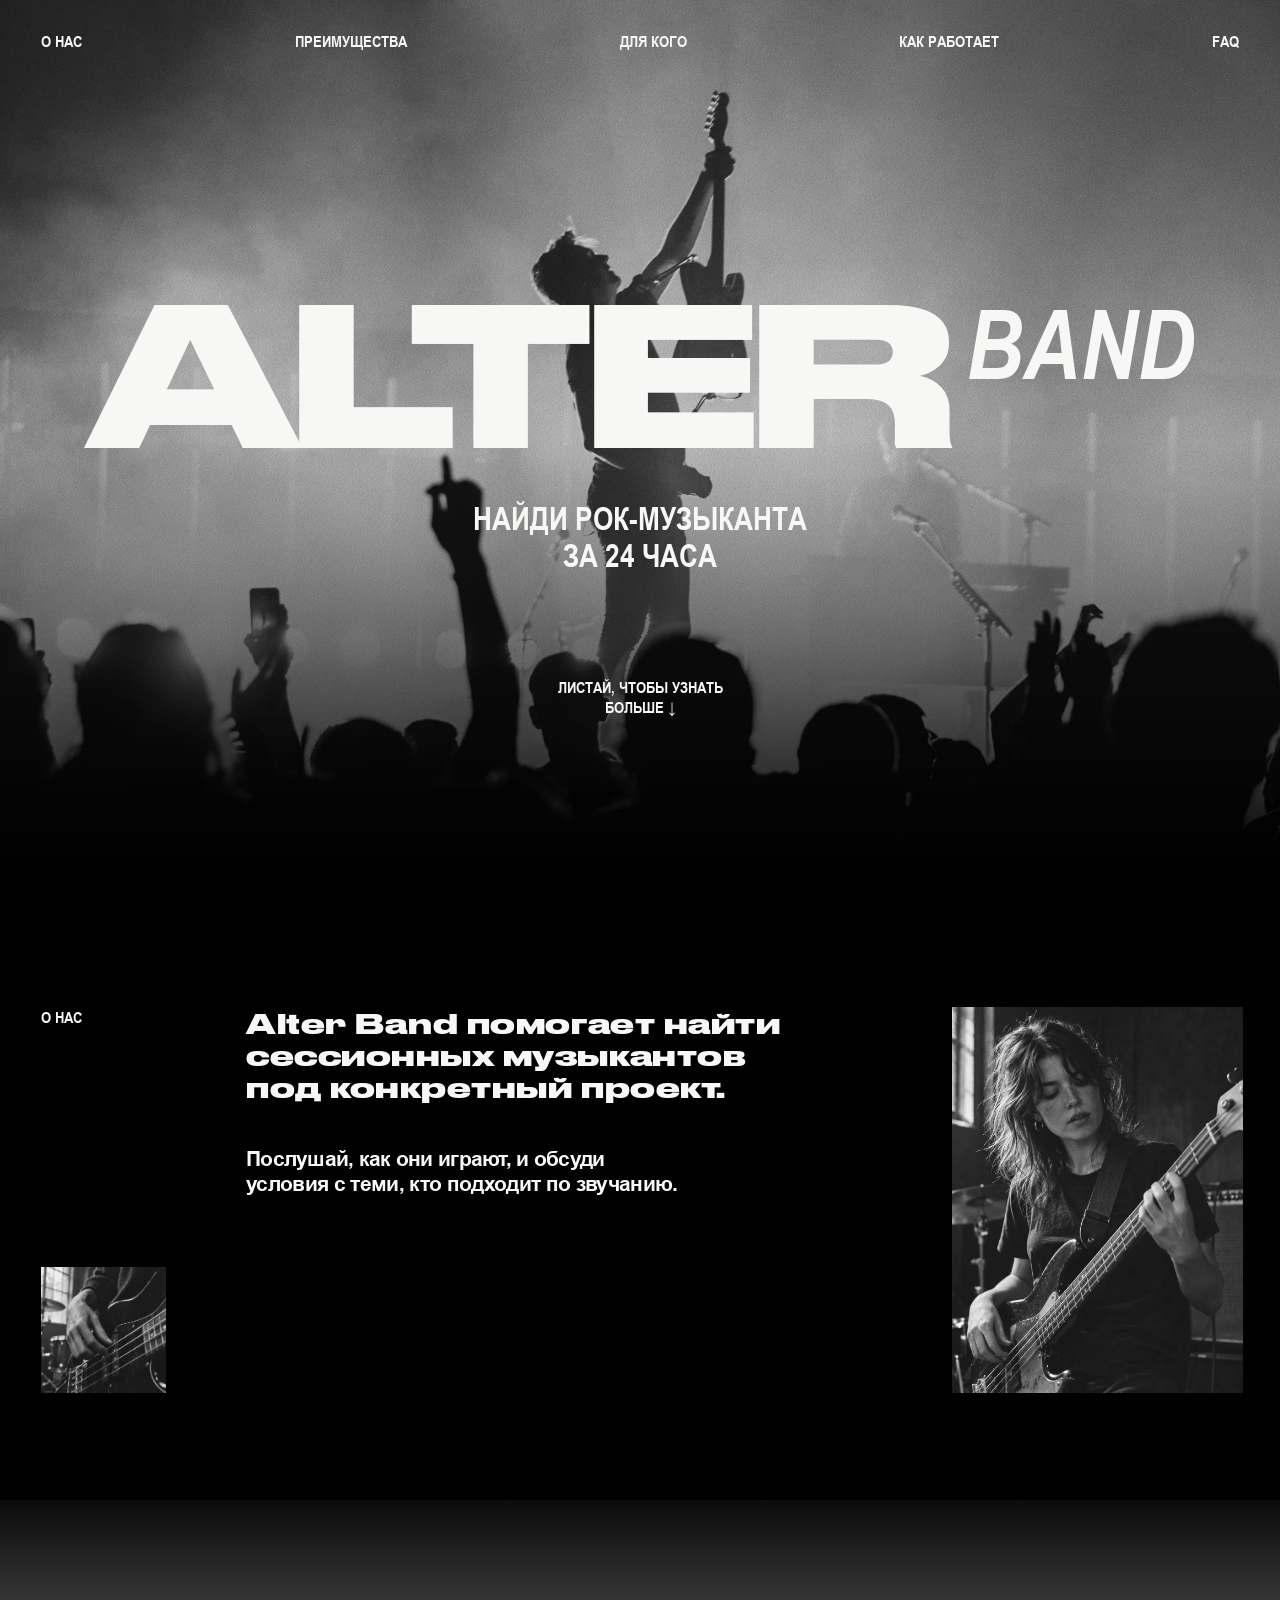
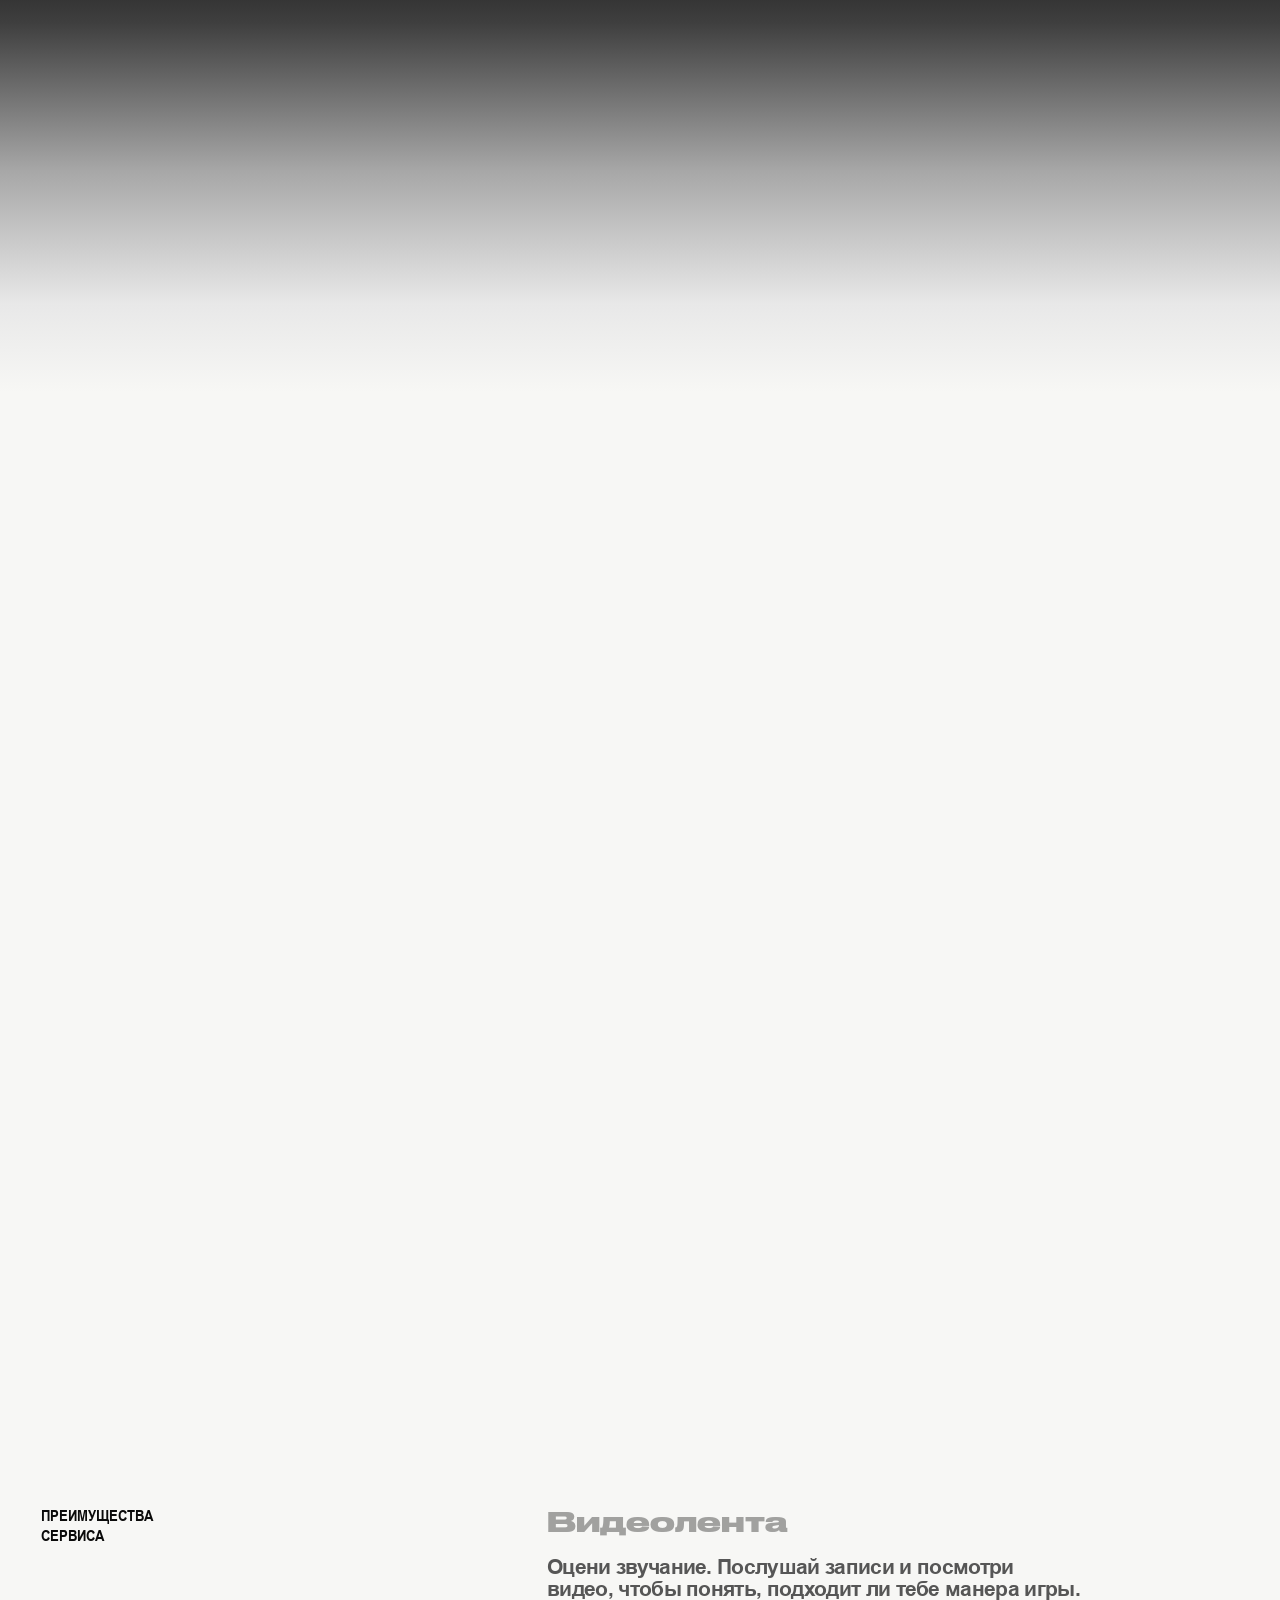
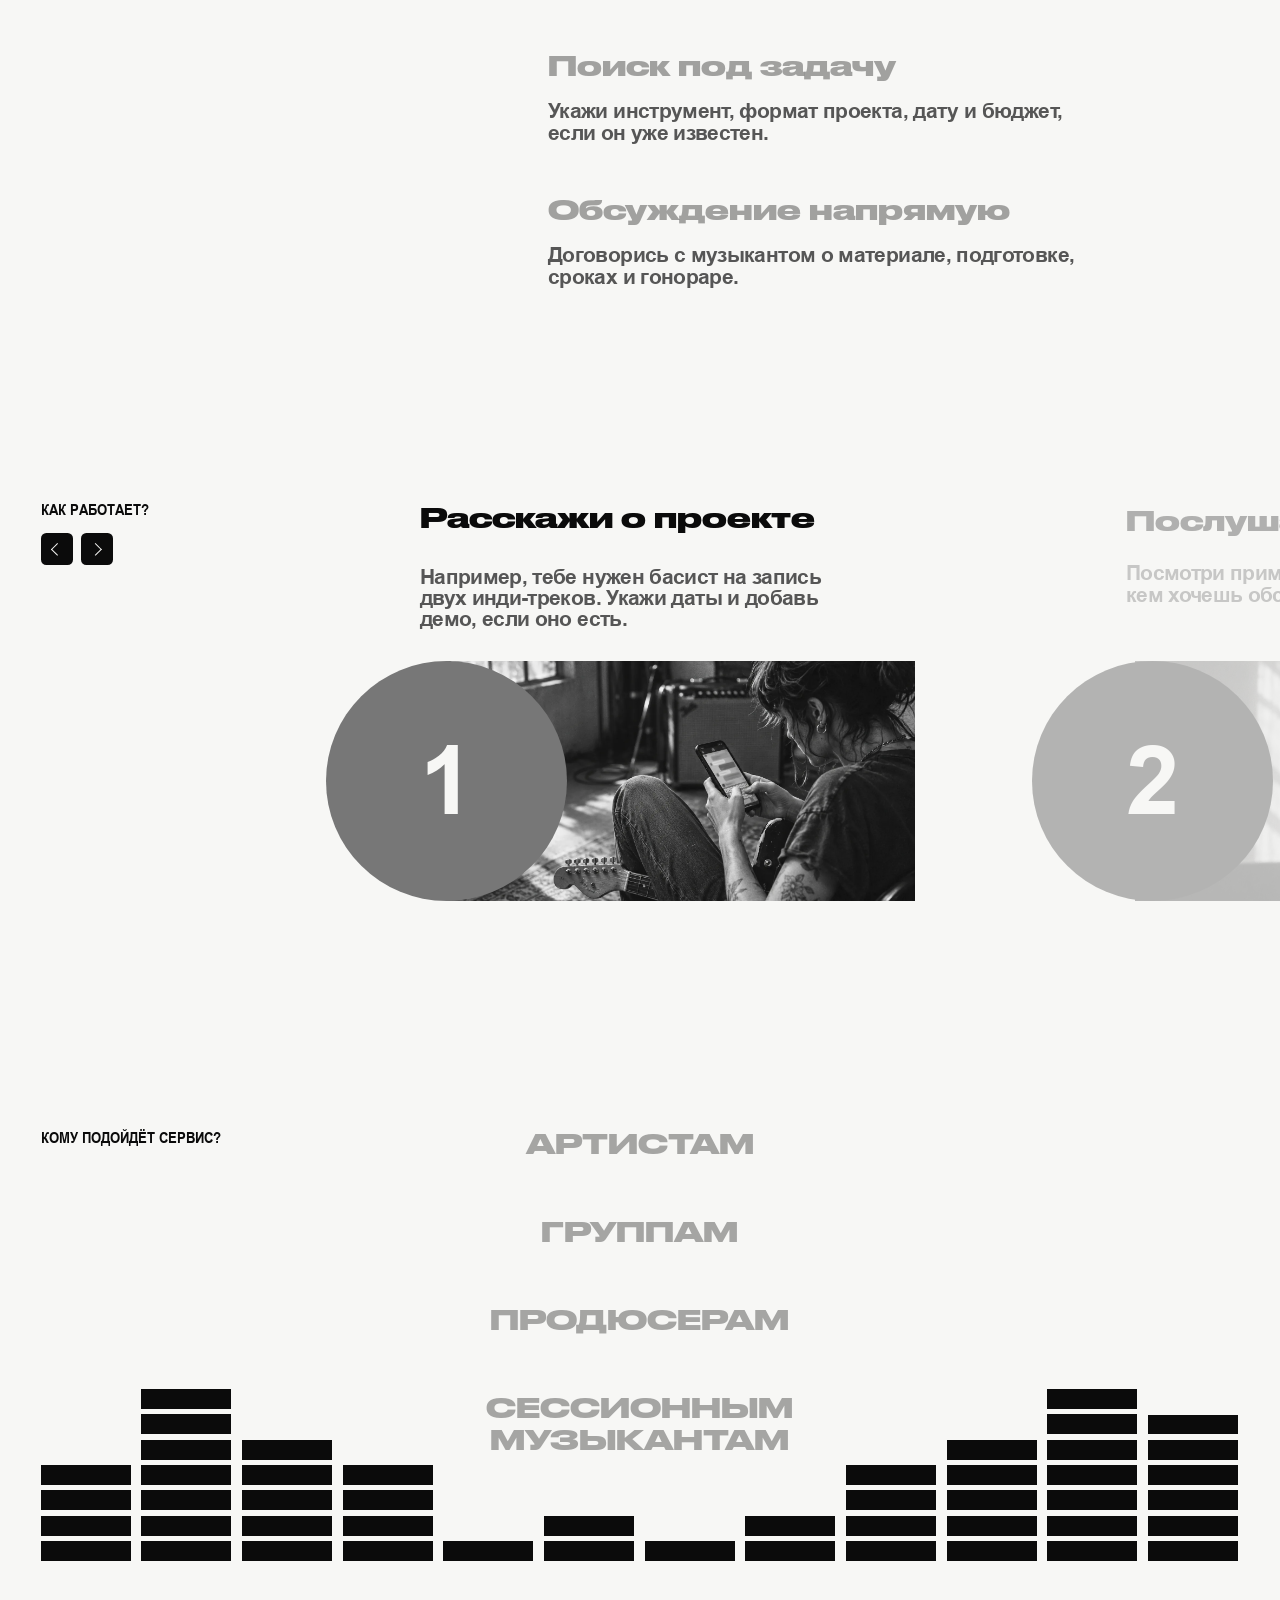
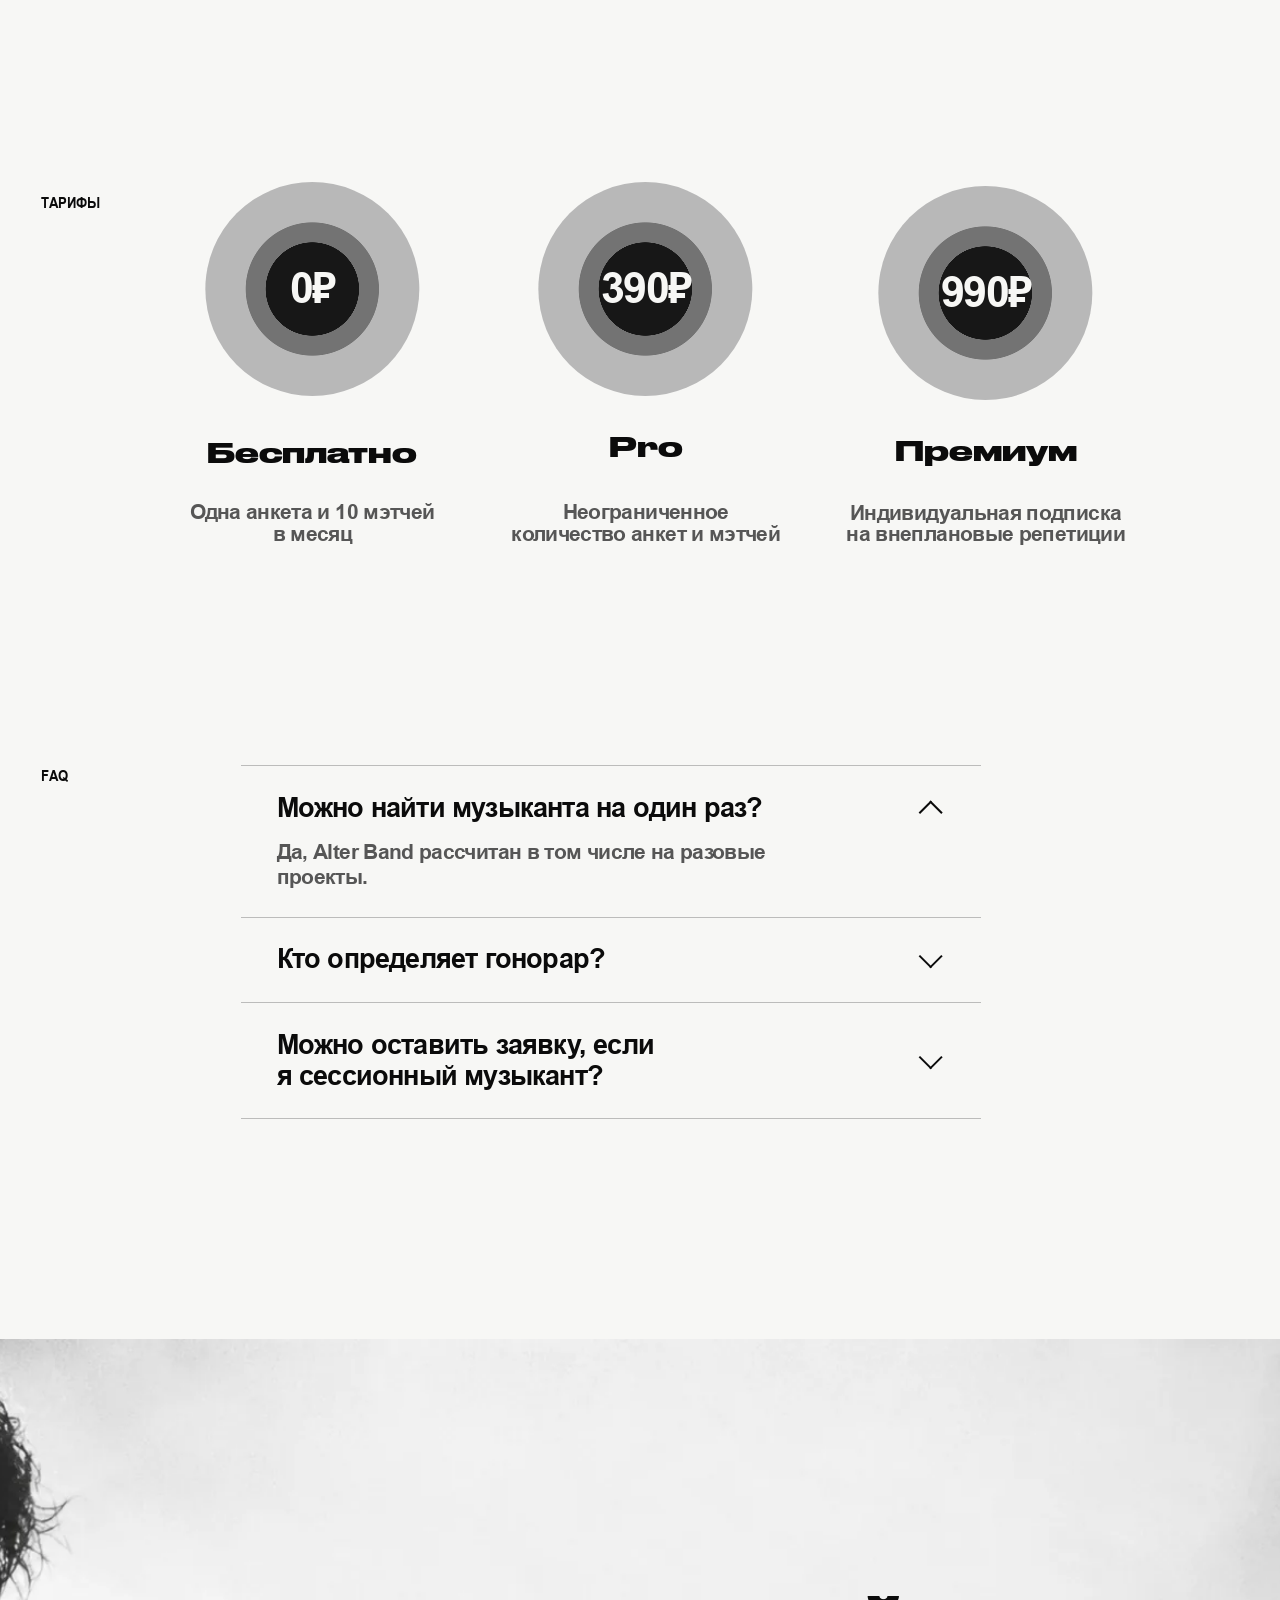
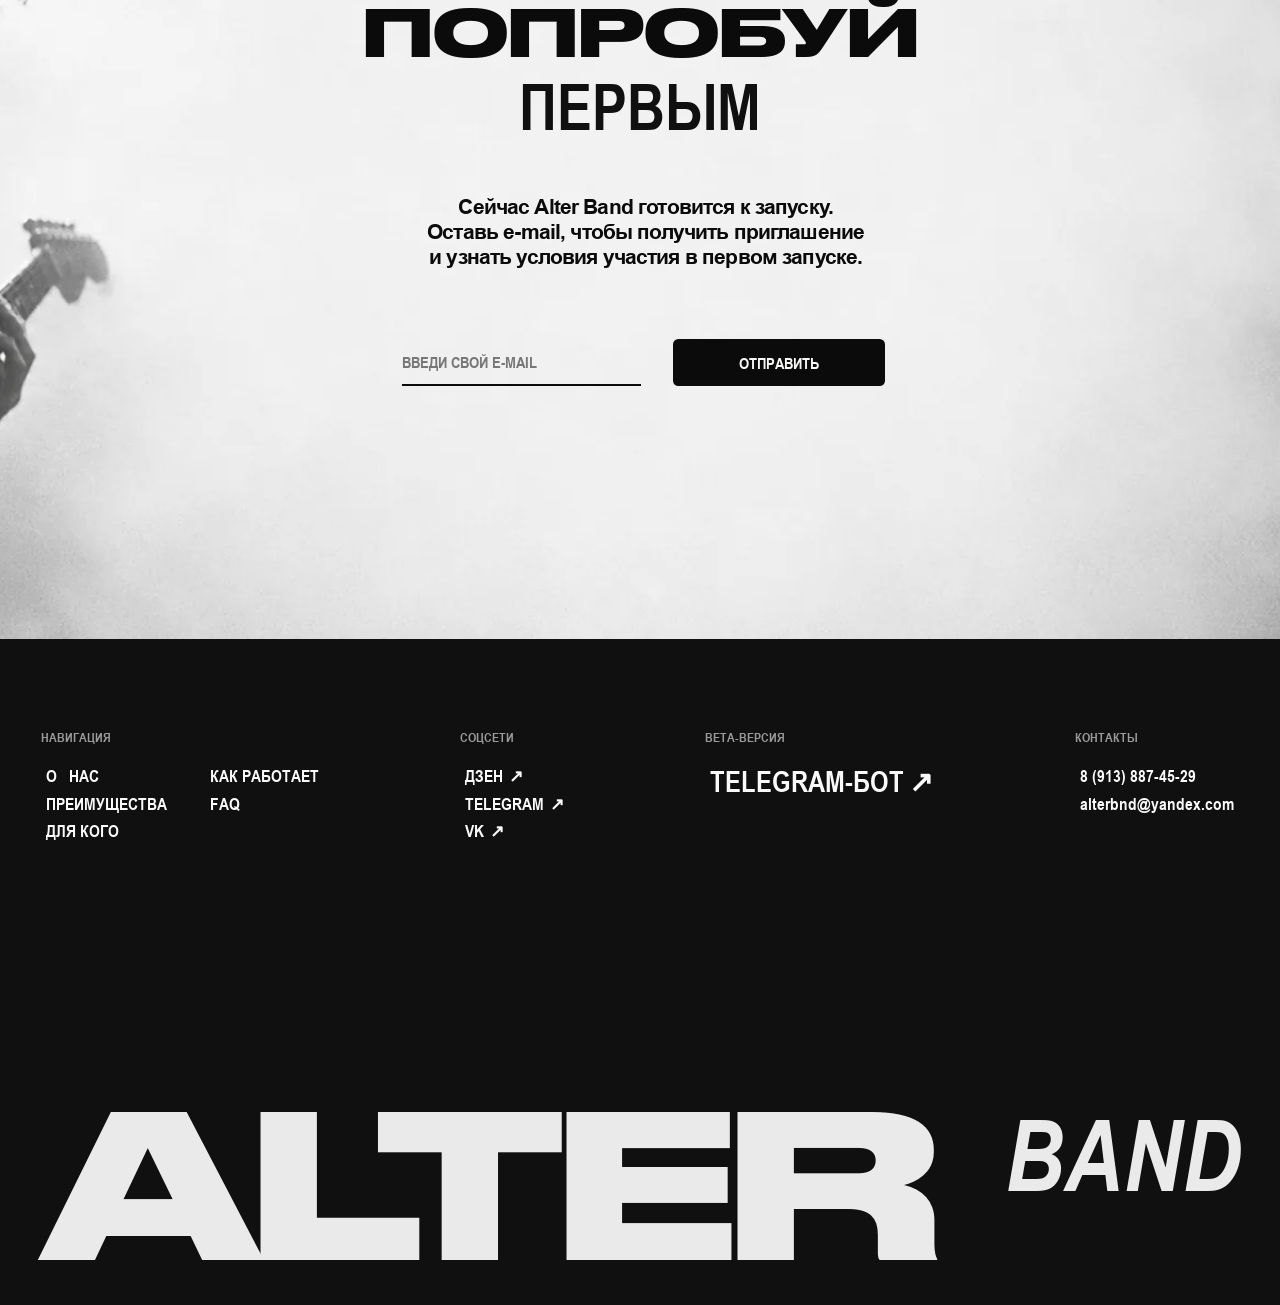
<file: index.html>
<!doctype html>
<html lang="ru">
  <head>
    <meta charset="UTF-8" />
    <meta name="viewport" content="width=device-width, initial-scale=1.0" />
    <meta
      name="zen-verification"
      content="8QkyluMASclefLMbcVtiVqJX4OqMY2HtAevwO8wrI7lcbIAnV8pukI1aPP1DI6aB"
    />
    <!-- Yandex.Metrika counter -->
    <script type="text/javascript">
      ;(function (m, e, t, r, i, k, a) {
        m[i] =
          m[i] ||
          function () {
            ;(m[i].a = m[i].a || []).push(arguments)
          }
        m[i].l = 1 * new Date()
        for (var j = 0; j < document.scripts.length; j++) {
          if (document.scripts[j].src === r) return
        }
        k = e.createElement(t)
        a = e.getElementsByTagName(t)[0]
        k.async = 1
        k.src = r
        a.parentNode.insertBefore(k, a)
      })(
        window,
        document,
        'script',
        'https://mc.yandex.com/metrika/tag.js?id=114247548',
        'ym',
      )

      ym(114247548, 'init', {
        ssr: true,
        webvisor: true,
        clickmap: true,
        ecommerce: 'dataLayer',
        referrer: document.referrer,
        url: location.href,
        accurateTrackBounce: true,
        trackLinks: true,
      })
    </script>
    <!-- /Yandex.Metrika counter -->
    <meta
      name="description"
      content="Alter Band помогает найти сессионного рок-музыканта для записи или концерта за 24 часа."
    />
    <link rel="canonical" href="https://alterband.ru/" />
    <link rel="icon" href="favicon.svg" type="image/svg+xml" />
    <link
      rel="preload"
      as="image"
      href="images/backSection1.webp"
      type="image/webp"
      fetchpriority="high"
    />
    <link rel="stylesheet" href="style.css" />
    <title>Alter Band — поиск сессионных рок-музыкантов</title>
  </head>
  <body>
    <noscript
      ><div>
        <img
          src="https://mc.yandex.com/watch/114247548"
          style="position: absolute; left: -9999px"
          alt=""
        /></div
    ></noscript>
    <header class="hero" id="top">
      <nav class="nav container" aria-label="Основная навигация">
        <div class="nav__links" id="mobile-menu">
          <a href="#about">О нас</a>
          <a href="#benefits">Преимущества</a>
          <a href="#audience">Для кого</a>
          <a href="#process">Как работает</a>
          <a href="#faq">FAQ</a>
        </div>
        <div class="nav__actions">
          <a class="nav__cta" href="#signup">Попробовать</a>
          <button
            class="nav__toggle"
            type="button"
            aria-expanded="false"
            aria-controls="mobile-menu"
          >
            Меню
          </button>
        </div>
      </nav>
      <div class="hero__content container">
        <div class="wordmark" aria-label="Alter Band">
          <span>Alter</span><i>Band</i>
        </div>
        <h1>Найди рок-музыканта<br />за 24 часа</h1>
        <a class="hero__scroll" href="#about">Листай, чтобы узнать больше ↓</a>
        <button class="hero__listen" type="button" aria-label="Слушать">
          <span aria-hidden="true"></span>Слушать
        </button>
      </div>
    </header>

    <main>
      <section class="section section--dark" id="about">
        <div class="container section-grid">
          <p class="eyebrow">О нас</p>
          <div class="section-copy">
            <h2>
              <span>Alter Band помогает найти</span>
              <span>сессионных музыкантов</span>
              <span>под конкретный проект.</span>
            </h2>
            <p>
              <span>Послушай, как они играют, и обсуди</span>
              <span>условия с теми, кто подходит по звучанию.</span>
            </p>
          </div>
          <div class="about-images">
            <img
              class="about-images__detail"
              src="images/about-detail.webp"
              width="1254"
              height="1254"
              loading="lazy"
              decoding="async"
              alt="Музыкант на сцене"
            />
            <img
              class="about-images__main"
              src="images/about-musician.webp"
              width="1122"
              height="1402"
              loading="lazy"
              decoding="async"
              alt="Гитаристка выступает на сцене"
            />
          </div>
        </div>
      </section>

      <section class="section problem">
        <div class="problem__sticky">
          <div class="container problem__inner">
            <h2><span>Спасаем</span><span>концерты</span></h2>
            <div
              class="problem__media"
              role="img"
              aria-label="Гитарист выступает на концерте"
            >
              <img
                src="images/about-detail.webp"
                width="1254"
                height="1254"
                loading="lazy"
                decoding="async"
                alt=""
                aria-hidden="true"
              />
              <img
                src="images/audience-musician.webp"
                width="1254"
                height="1254"
                loading="lazy"
                decoding="async"
                alt=""
                aria-hidden="true"
              />
              <img
                src="images/benefits-musician.webp"
                width="1161"
                height="1354"
                loading="lazy"
                decoding="async"
                alt=""
                aria-hidden="true"
              />
              <img
                class="is-current"
                src="images/concert-musician.webp"
                width="1254"
                height="1254"
                loading="lazy"
                decoding="async"
                alt=""
                aria-hidden="true"
              />
            </div>
            <p>
              Знакомые заняты. А концерт уже через неделю.... найти музыканта<br />и
              договориться всё ещё нужно.
            </p>
          </div>
        </div>
      </section>

      <section class="section" id="benefits">
        <div class="container">
          <p class="eyebrow">Преимущества<br />сервиса</p>
          <div class="features">
            <article class="feature feature--image">
              <img
                src="images/benefits-musician.webp"
                width="1161"
                height="1354"
                loading="lazy"
                decoding="async"
                alt="Музыкант играет на сцене"
              />
              <div>
                <h3>Видеолента</h3>
                <p>
                  <span>Оцени звучание. Послушай записи и посмотри</span>
                  <span
                    >видео, чтобы понять, подходит ли тебе манера игры.</span
                  >
                </p>
              </div>
            </article>
            <article class="feature">
              <img
                src="images/step-listen.webp"
                width="1774"
                height="887"
                loading="lazy"
                decoding="async"
                alt="Музыкант играет на гитаре"
              />
              <h3>Поиск под задачу</h3>
              <p>
                Укажи инструмент, формат проекта, дату и бюджет, если он уже
                известен.
              </p>
            </article>
            <article class="feature">
              <img
                src="images/step-agreement.webp"
                width="1774"
                height="887"
                loading="lazy"
                decoding="async"
                alt="Музыканты выступают вместе"
              />
              <h3>Обсуждение напрямую</h3>
              <p>
                Договорись с музыкантом о материале, подготовке, сроках и
                гонораре.
              </p>
            </article>
          </div>
        </div>
      </section>

      <section class="section" id="process">
        <div class="container">
          <p class="eyebrow">Как работает?</p>
          <div class="steps" tabindex="0" aria-label="Этапы работы сервиса">
            <article class="step">
              <span class="step__number">1</span>
              <h3>Расскажи о проекте</h3>
              <p>
                Например, тебе нужен басист на запись двух инди-треков. Укажи
                даты и добавь демо, если оно есть.
              </p>
              <img
                src="images/step-project.webp"
                width="1774"
                height="887"
                loading="lazy"
                decoding="async"
                alt="Музыканты обсуждают проект"
              />
            </article>
            <article class="step">
              <span class="step__number">2</span>
              <h3>Послушай музыкантов</h3>
              <p>
                Посмотри примеры игры и выбери, с кем хочешь обсудить проект.
              </p>
              <img
                src="images/step-listen.webp"
                width="1774"
                height="887"
                loading="lazy"
                decoding="async"
                alt="Музыкант играет на гитаре"
              />
            </article>
            <article class="step">
              <span class="step__number">3</span>
              <h3>Договорись об условиях</h3>
              <p>Сверьте даты, объём работы и гонорар.</p>
              <img
                src="images/step-agreement.webp"
                width="1774"
                height="887"
                loading="lazy"
                decoding="async"
                alt="Рок-группа выступает на сцене"
              />
            </article>
          </div>
          <div class="slider-controls" aria-label="Управление слайдером">
            <button
              class="slider-control slider-control--prev"
              type="button"
              aria-label="Предыдущий этап"
            >
              <span aria-hidden="true"></span>
            </button>
            <button
              class="slider-control slider-control--next"
              type="button"
              aria-label="Следующий этап"
            >
              <span aria-hidden="true"></span>
            </button>
          </div>
        </div>
      </section>

      <section class="section section--dark" id="audience">
        <div class="container audience">
          <p class="eyebrow">Кому подойдёт сервис?</p>
          <div class="audience__content">
            <div class="audience__list">
              <p
                class="audience__option"
                data-image="images/audience-musician.webp"
                data-alt="Артист выступает с микрофоном"
              >
                Артистам
              </p>
              <p
                class="audience__option"
                data-image="images/concert-musician.webp"
                data-alt="Гитарист выступает с группой"
              >
                Группам
              </p>
              <p
                class="audience__option"
                data-image="images/about-musician.webp"
                data-alt="Музыкант записывает басовую партию"
              >
                Продюсерам
              </p>
              <p
                class="audience__option"
                data-image="images/benefits-musician.webp"
                data-alt="Барабанщица играет на установке"
              >
                Сессионным музыкантам
              </p>
            </div>
            <div class="audience__preview" aria-live="polite">
              <img
                src="images/audience-musician.webp"
                srcset="
                  images/audience-musician-320.webp  320w,
                  images/audience-musician-640.webp  640w,
                  images/audience-musician-960.webp  960w,
                  images/audience-musician.webp     1254w
                "
                sizes="(max-width: 600px) 92vw, 13.2813vw"
                width="1254"
                height="1254"
                loading="lazy"
                decoding="async"
                alt="Артист выступает с микрофоном"
              />
            </div>
          </div>
          <div class="audience__equalizer" aria-hidden="true">
            <i style="--a: 4; --b: 6; --c: 5; --d: 7"></i
            ><i style="--a: 7; --b: 5; --c: 6; --d: 4"></i
            ><i style="--a: 5; --b: 7; --c: 4; --d: 6"></i>
            <i style="--a: 4; --b: 3; --c: 6; --d: 5"></i
            ><i style="--a: 1; --b: 2; --c: 1; --d: 2"></i
            ><i style="--a: 2; --b: 1; --c: 2; --d: 1"></i>
            <i style="--a: 1; --b: 2; --c: 1; --d: 2"></i
            ><i style="--a: 2; --b: 1; --c: 2; --d: 1"></i
            ><i style="--a: 4; --b: 6; --c: 3; --d: 5"></i>
            <i style="--a: 5; --b: 4; --c: 7; --d: 6"></i
            ><i style="--a: 7; --b: 5; --c: 6; --d: 4"></i
            ><i style="--a: 6; --b: 7; --c: 4; --d: 5"></i>
          </div>
        </div>
      </section>

      <section class="section" id="pricing">
        <div class="container">
          <p class="eyebrow">Тарифы</p>
          <div class="prices" tabindex="0" aria-label="Карусель тарифов">
            <article>
              <p class="price">0₽</p>
              <h3>Бесплатно</h3>
              <p>Одна анкета и 10 мэтчей<br />в месяц</p>
            </article>
            <article>
              <p class="price">390₽</p>
              <h3>Pro</h3>
              <p>Неограниченное<br />количество анкет и мэтчей</p>
            </article>
            <article>
              <p class="price">990₽</p>
              <h3>Премиум</h3>
              <p>Индивидуальная подписка<br />на внеплановые репетиции</p>
            </article>
          </div>
          <div
            class="pricing-controls"
            aria-label="Управление каруселью тарифов"
          >
            <button
              class="pricing-control pricing-control--prev"
              type="button"
              aria-label="Предыдущий тариф"
            >
              <span aria-hidden="true"></span>
            </button>
            <button
              class="pricing-control pricing-control--next"
              type="button"
              aria-label="Следующий тариф"
            >
              <span aria-hidden="true"></span>
            </button>
          </div>
        </div>
      </section>

      <section class="section" id="faq">
        <div class="container faq">
          <p class="eyebrow">FAQ</p>
          <details name="faq" open>
            <summary>Можно найти музыканта на один раз?</summary>
            <p>Да, Alter Band рассчитан в том числе на разовые проекты.</p>
          </details>
          <details name="faq">
            <summary>Кто определяет гонорар?</summary>
            <p>Артист и музыкант обсуждают сумму и условия оплаты напрямую.</p>
          </details>
          <details name="faq">
            <summary>
              Можно оставить заявку, если<br />я сессионный музыкант?
            </summary>
            <p>
              Да. Оставь свои контакты, и мы расскажем об условиях участия в
              первом запуске.
            </p>
          </details>
        </div>
      </section>

      <section class="signup" id="signup">
        <img
          src="images/signup-background.webp"
          width="1906"
          height="825"
          loading="lazy"
          decoding="async"
          alt="Музыканты выступают на сцене"
        />
        <div class="signup__content container">
          <h2><strong>Попробуй</strong><span>Первым</span></h2>
          <p>
            Сейчас Alter Band готовится к запуску.<br />Оставь e-mail, чтобы
            получить приглашение<br />и узнать условия участия в первом запуске.
          </p>
          <form
            class="signup__form"
            action="https://formspree.io/f/myewknar"
            method="post"
            novalidate
          >
            <label class="sr-only" for="email">E-mail</label>
            <input
              id="email"
              name="email"
              type="email"
              autocomplete="email"
              aria-describedby="form-status"
              placeholder="Введи свой e-mail"
              required
            />
            <button type="submit">Отправить</button>
            <p class="form-status" id="form-status" aria-live="polite"></p>
          </form>
        </div>
      </section>
    </main>

    <footer class="footer">
      <div class="footer__links">
        <nav class="footer__nav" aria-label="Навигация в подвале">
          <p>Навигация</p>
          <div class="footer__nav-columns">
            <div>
              <a href="#about">О&nbsp; нас</a>
              <a href="#benefits">Преимущества</a>
              <a href="#audience">Для кого</a>
            </div>
            <div>
              <a href="#process">Как работает</a>
              <a href="#faq">FAQ</a>
            </div>
          </div>
        </nav>
        <div class="footer__socials">
          <p>Соцсети</p>
          <a
            href="https://dzen.ru/id/6ae25464f3d703645be7f0e9"
            target="_blank"
            rel="noopener noreferrer"
            >Дзен <span aria-hidden="true">↗</span></a
          >
          <a
            href="https://t.me/alterband"
            target="_blank"
            rel="noopener noreferrer"
            >Telegram <span aria-hidden="true">↗</span></a
          >
          <a
            href="https://vk.ru/alter_band"
            target="_blank"
            rel="noopener noreferrer"
            >VK <span aria-hidden="true">↗</span></a
          >
        </div>
        <div class="footer__beta">
          <p>Beta-версия</p>
          <a
            class="footer__beta-link"
            href="https://web.telegram.org/a/#9233189927"
            target="_blank"
            rel="noopener noreferrer"
            >Telegram-бот <span aria-hidden="true">↗</span></a
          >
        </div>
        <div class="footer__contacts">
          <p>Контакты</p>
          <a href="tel:+79138874529">8 (913) 887-45-29</a>
          <a href="mailto:alterbnd@yandex.com">alterbnd@yandex.com</a>
        </div>
      </div>
      <a class="footer__logo" href="#top" aria-label="Alter Band, наверх"
        ><span>Alter</span><i>Band</i></a
      >
    </footer>

    <a class="compact-logo" href="#top" aria-label="Alter Band, наверх">
      <img src="images/logo.svg" alt="" />
    </a>
    <span class="custom-cursor" aria-hidden="true"></span>
    <script src="script.js"></script>
  </body>
</html>
</file>
<file: style.css>
@font-face {
  font-family: 'Druk Wide Cyr';
  src:
    url('fonts/drukwidecyr-bold.woff2') format('woff2'),
    url('fonts/drukwidecyr-bold.woff') format('woff');
  font-weight: 700;
  font-style: normal;
  font-display: swap;
}

@font-face {
  font-family: 'Arial Narrow';
  src:
    url('fonts/arialnarrow_bold.woff2') format('woff2'),
    url('fonts/arialnarrow_bold.woff') format('woff');
  font-weight: 700;
  font-style: normal;
  font-display: swap;
}

@font-face {
  font-family: 'Arial';
  src: url('fonts/arialBold.woff') format('woff');
  font-weight: 700;
  font-style: normal;
  font-display: swap;
}

@font-face {
  font-family: 'Arial Narrow';
  src:
    url('fonts/arialnarrow_bolditalic.woff2') format('woff2'),
    url('fonts/arialnarrow_bolditalic.woff') format('woff');
  font-weight: 700;
  font-style: italic;
  font-display: swap;
}

:root {
  --black: #0b0b0b;
  --white: #f7f7f5;
  --gray: #b8b8b5;
  --line: #d8d8d4;
  --max: 1180px;
  --page-gutter: 3.1770833vw;
}

* {
  box-sizing: border-box;
}

html {
  scroll-behavior: smooth;
}

body {
  margin: 0;
  color: var(--black);
  background-color: var(--white);
  font-family: Arial, sans-serif;
  font-weight: 700;
}

h1,
h2,
h3,
.wordmark {
  font-family: 'Druk Wide Cyr', Arial, sans-serif;
  font-weight: 700;
}

img {
  display: block;
  max-width: 100%;
  border-radius: 0;
}

a {
  color: inherit;
  text-decoration: none;
}

.custom-cursor {
  --cursor-x: -100px;
  --cursor-y: -100px;
  --cursor-scale: 1;
  position: fixed;
  top: 0;
  left: 0;
  z-index: 2147483647;
  display: none;
  width: 32px;
  height: 32px;
  background: #fff;
  border-radius: 50%;
  opacity: 0;
  pointer-events: none;
  transform: translate3d(var(--cursor-x), var(--cursor-y), 0)
    translate(-50%, -50%) scale(var(--cursor-scale));
  transform-origin: center;
  transition: opacity 120ms ease;
  mix-blend-mode: difference;
  clip-path: circle(50%);
  will-change: transform;
}

@media (hover: hover) and (pointer: fine) {
  html.custom-cursor-active,
  html.custom-cursor-active body,
  html.custom-cursor-active body * {
    cursor: none !important;
  }

  .custom-cursor {
    display: block;
  }

  .custom-cursor.is-visible {
    opacity: 1;
  }

  .custom-cursor.is-down {
    --cursor-scale: 0.72;
  }
}

button,
input {
  font: inherit;
}

.container {
  width: calc(100% - var(--page-gutter) - var(--page-gutter));
  max-width: none;
  margin-inline: auto;
}

.nav {
  position: relative;
  z-index: 5;
  display: flex;
  justify-content: space-between;
  gap: 24px;
  padding-block: 28px;
  font-family: 'Arial Narrow', Arial, sans-serif;
  font-size: 13px;
  font-weight: 700;
  text-transform: uppercase;
}

.nav__links {
  display: contents;
}

.nav__toggle {
  display: none;
}

.nav__actions {
  display: none;
}

.compact-logo {
  position: fixed;
  top: 24px;
  left: var(--page-gutter);
  z-index: 49;
  display: flex;
  width: 180px;
  color: #fff;
  opacity: 0;
  visibility: hidden;
  transform: scale(0.7);
  transform-origin: left center;
  mix-blend-mode: difference;
  transition:
    opacity 180ms ease,
    visibility 180ms ease,
    transform 240ms ease;
  pointer-events: none;
}

.compact-logo img {
  width: 100%;
  height: auto;
}

.hero {
  position: relative;
  height: 46.875vw;
  min-height: 0;
  overflow: hidden;
  color: var(--white);
  background-color: var(--black);
  background-image: url('images/backSection1.png');
  background-image: image-set(
    url('images/backSection1.webp') type('image/webp'),
    url('images/backSection1.png') type('image/png')
  );
  background-position: center;
  background-repeat: no-repeat;
  background-size: cover;
}

.hero::after {
  display: none;
}

.hero__image,
.hero__overlay {
  position: absolute;
  inset: 0;
  width: 100%;
  height: 100%;
  object-fit: cover;
}

.hero__overlay {
  opacity: 0.72;
}

.hero__content {
  position: absolute;
  inset: 0;
  z-index: 2;
  display: block;
  width: 100%;
  max-width: none;
  min-height: 0;
  margin: 0;
  text-align: center;
}

.wordmark {
  display: flex;
  align-items: flex-start;
  justify-content: center;
  font-weight: 700;
  line-height: 0.78;
  text-transform: uppercase;
}

.wordmark span {
  font-size: clamp(5.5rem, 18vw, 14rem);
  letter-spacing: -0.09em;
}

.wordmark i {
  font-family: 'Arial Narrow', Arial, sans-serif;
  margin: 0.1em 0 0 0.12em;
  font-size: clamp(1.7rem, 5vw, 4.5rem);
}

.hero .wordmark {
  position: absolute;
  top: 8.0729167vw;
  left: 6.8229167vw;
  display: block;
  font-weight: 700;
  line-height: normal;
  text-align: left;
  text-transform: uppercase;
}

.hero .wordmark span {
  display: block;
  font-size: 14.9903125vw;
  line-height: normal;
  letter-spacing: -0.7495156vw;
}

.hero .wordmark i {
  position: absolute;
  top: 2.859375vw;
  left: 68.6182292vw;
  font-family: 'Arial Narrow', Arial, sans-serif;
  width: 17.6840104vw;
  margin: 0;
  font-size: 7.4673958vw;
  line-height: normal;
}

.hero h1 {
  position: absolute;
  top: 27.3598958vw;
  left: 50%;
  width: max-content;
  margin: 0;
  transform: translateX(-50%);
  font-family: 'Arial Narrow', Arial, sans-serif;
  font-size: 2.5vw;
  line-height: normal;
  text-transform: uppercase;
}

.hero__scroll {
  position: absolute;
  top: 41.1458333vw;
  left: 50%;
  width: 17.34375vw;
  transform: translateX(-50%);
  font-family: 'Arial Narrow', Arial, sans-serif;
  font-size: 1.25vw;
  line-height: normal;
  font-weight: 700;
  text-transform: uppercase;
}

.hero__listen {
  position: absolute;
  top: 41.3541667vw;
  left: 88.75vw;
  display: none;
  align-items: center;
  justify-content: center;
  gap: 0.625vw;
  width: 8.75vw;
  height: 2.4479167vw;
  padding: 0;
  border: 0;
  border-radius: 0.4166667vw;
  color: var(--black);
  background: #ccc;
  font-family: 'Arial Narrow', Arial, sans-serif;
  font-size: 1.25vw;
  font-weight: 700;
  text-transform: uppercase;
  cursor: pointer;
  transition:
    color 180ms ease,
    background-color 180ms ease,
    transform 180ms ease;
}

@media (hover: hover) and (pointer: fine) {
  .hero__listen:hover {
    color: var(--white);
    background: var(--black);
    transform: translateX(-50%) translateY(-2px);
  }
}

.hero__listen span {
  width: 0;
  height: 0;
  border-top: 0.6510417vw solid transparent;
  border-bottom: 0.6510417vw solid transparent;
  border-left: 1.09375vw solid var(--black);
}

.hero .nav {
  position: absolute;
  top: 2.3958333vw;
  right: var(--page-gutter);
  left: var(--page-gutter);
  z-index: 5;
  width: auto;
  max-width: none;
  margin: 0;
  padding: 0;
  transform: none;
  font-size: 1.25vw;
  line-height: normal;
}

@media (min-width: 601px) {
  .hero .nav.is-compact {
    position: fixed;
    top: 24px;
    right: var(--page-gutter);
    left: auto;
    z-index: 50;
    display: block;
    width: auto;
    transform: none;
  }

  .hero .nav.is-compact .nav__links {
    position: absolute;
    top: calc(100% + 10px);
    right: 0;
    display: flex;
    width: 290px;
    padding: 22px;
    border-radius: 8px;
    color: var(--black);
    background: #f0efeb;
    flex-direction: column;
    gap: 0;
    opacity: 0;
    visibility: hidden;
    transform: translateY(-10px) scale(0.96);
    transform-origin: top right;
    transition: none;
    pointer-events: none;
  }

  .hero .nav.is-compact.is-menu-ready .nav__links {
    transition:
      opacity 180ms ease,
      visibility 180ms ease,
      transform 180ms ease;
  }

  .hero .nav.is-compact .nav__links a {
    padding-block: 11px;
    font-size: 16px;
    line-height: 1.1;
    text-align: left;
  }

  .hero .nav.is-compact.is-open .nav__links {
    opacity: 1;
    visibility: visible;
    transform: translateY(0) scale(1);
    pointer-events: auto;
  }

  .hero .nav.is-compact .nav__actions {
    display: flex;
    gap: 10px;
  }

  .hero .nav.is-compact .nav__cta,
  .hero .nav.is-compact .nav__toggle {
    display: grid;
    height: 52px;
    padding: 0 22px;
    border: 0;
    border-radius: 6px;
    color: var(--black);
    background: #f0efeb;
    place-items: center;
    font-family: Arial, sans-serif;
    font-size: 14px;
    font-weight: 700;
    text-transform: uppercase;
    cursor: pointer;
    transition:
      color 180ms ease,
      background-color 180ms ease,
      transform 180ms ease;
    animation: compact-menu-arrive 240ms ease both;
  }

  .hero .nav.is-compact .nav__toggle {
    width: 98px;
  }

  @media (hover: hover) and (pointer: fine) {
    .hero .nav.is-compact .nav__cta:hover,
    .hero .nav.is-compact .nav__toggle:hover {
      color: var(--white);
      background: var(--black);
      transform: translateY(-2px);
    }
  }

  .compact-logo.is-visible {
    opacity: 1;
    visibility: visible;
    transform: scale(1);
    pointer-events: auto;
  }

  .hero .nav.is-compact .nav__cta:focus-visible,
  .hero .nav.is-compact .nav__toggle:focus-visible {
    outline: 0;
    box-shadow: inset 0 -2px 0 currentColor;
  }
}

@keyframes compact-menu-arrive {
  from {
    opacity: 0;
    transform: scale(0.7);
  }

  to {
    opacity: 1;
    transform: scale(1);
  }
}

.section {
  padding-block: clamp(80px, 11vw, 150px);
}

.section--dark,
.footer {
  color: var(--white);
  background: var(--black);
}

.eyebrow {
  margin: 0 0 48px;
  font-family: 'Arial Narrow', Arial, sans-serif;
  font-size: 13px;
  font-weight: 700;
  text-transform: uppercase;
}

.section-grid {
  display: grid;
  grid-template-columns: 130px minmax(0, 1fr) minmax(280px, 0.7fr);
  gap: 48px;
}

.section-copy h2,
.audience h2 {
  margin: 0;
  font-size: clamp(2rem, 4vw, 4rem);
  line-height: 1.04;
  text-transform: uppercase;
}

.section-copy p {
  max-width: 620px;
  margin-top: 56px;
  font-size: clamp(1.2rem, 2vw, 2rem);
  line-height: 1.25;
}

.about-images {
  display: grid;
  gap: 24px;
}

.about-images__main {
  width: 100%;
  aspect-ratio: 3 / 4;
  object-fit: cover;
}

.about-images__detail {
  width: 130px;
  aspect-ratio: 1;
  object-fit: cover;
}

#about {
  position: relative;
  height: 46.875vw;
  min-height: 0;
  padding: 0;
  color: var(--white);
  background: #010101;
}

#about .section-grid {
  position: absolute;
  inset: 0;
  display: block;
  width: 100%;
  max-width: none;
  margin: 0;
}

#about .eyebrow {
  position: absolute;
  top: 8.3333333vw;
  left: var(--page-gutter);
  margin: 0;
  font-size: 1.25vw;
  line-height: normal;
}

#about .section-copy h2 {
  position: absolute;
  top: 8.3333333vw;
  left: 19.21875vw;
  width: 40.9895833vw;
  margin: 0;
  font-size: 2.0833333vw;
  line-height: normal;
  letter-spacing: 0.02em;
  text-transform: none;
}

#about .section-copy p {
  position: absolute;
  top: 19.2708333vw;
  left: 19.21875vw;
  width: 35.3125vw;
  max-width: none;
  margin: 0;
  font-family: Arial, sans-serif;
  font-size: 1.6666667vw;
  line-height: normal;
  letter-spacing: -0.05vw;
}

#about .section-copy h2 span,
#about .section-copy p span {
  display: block;
  width: max-content;
  white-space: nowrap;
  transform-origin: left top;
}

#about .section-copy h2 span:nth-child(1) {
  transform: none;
}

#about .section-copy h2 span:nth-child(2) {
  transform: none;
}

#about .section-copy h2 span:nth-child(3) {
  transform: none;
}

#about .section-copy p span:nth-child(1) {
  transform: scaleX(0.9922223);
}

#about .section-copy p span:nth-child(2) {
  transform: scaleX(0.9973422);
}

#about .about-images {
  display: contents;
}

#about .about-images__detail {
  position: absolute;
  top: 28.6979167vw;
  left: var(--page-gutter);
  width: 9.7916667vw;
  height: 9.7916667vw;
  object-fit: cover;
}

#about .about-images__main {
  position: absolute;
  top: 8.3333333vw;
  left: 74.375vw;
  width: 22.7083333vw;
  height: 30.15625vw;
  object-fit: cover;
}

.problem {
  --problem-left-x: -62vw;
  --problem-right-x: 62vw;
  --problem-media-inset-y: 44%;
  --problem-media-inset-x: 46%;
  --problem-media-scale: 0.82;
  --problem-media-y: 48vh;
  --problem-copy-opacity: 0;
  --problem-copy-y: 3vw;
  position: relative;
  height: calc(100vh + 46.875vw);
  min-height: 0;
  padding: 0;
  background: transparent;
}

.problem::before {
  position: absolute;
  top: 0;
  right: 0;
  left: 0;
  z-index: 0;
  height: clamp(180px, 15vw, 300px);
  content: '';
  background: linear-gradient(
    to bottom,
    var(--black) 0%,
    #3f3f3f 25%,
    #a7a7a7 55%,
    #e8e8e8 82%,
    var(--white) 100%
  );
  pointer-events: none;
}

.problem__sticky {
  position: sticky;
  top: 0;
  z-index: 1;
  height: 100vh;
  overflow: hidden;
}

.problem__inner {
  position: absolute;
  inset: 0;
  display: block;
  width: 100%;
  max-width: none;
  margin: 0;
}

.problem h2 {
  display: contents;
  margin: 0;
  text-transform: uppercase;
}

.problem h2 span {
  position: absolute;
  top: 16.5104167vw;
  z-index: 1;
  font-size: 4.4791667vw;
  line-height: normal;
  white-space: nowrap;
  will-change: transform;
}

.problem h2 span:first-child {
  left: 7.4479167vw;
  transform: translate3d(var(--problem-left-x), 0, 0);
}

.problem h2 span:last-child {
  left: 56.6666667vw;
  transform: translate3d(var(--problem-right-x), 0, 0);
}

.problem__media {
  position: absolute;
  top: 7.96875vw;
  left: 38.3072917vw;
  width: 23.3854167vw;
  height: 22.1354167vw;
  overflow: hidden;
  clip-path: inset(var(--problem-media-inset-y) var(--problem-media-inset-x));
  transform: translate3d(0, var(--problem-media-y), 0)
    scale(var(--problem-media-scale));
  transform-origin: center;
  will-change: clip-path, transform;
}

.problem__media img {
  position: absolute;
  inset: 0;
  width: 100%;
  height: 100%;
  object-fit: cover;
  opacity: 0;
  transition: opacity 140ms ease;
}

.problem__media img.is-current {
  opacity: 1;
}

.problem p {
  position: absolute;
  top: 31.9791667vw;
  left: 50%;
  width: 31.9791667vw;
  max-width: none;
  margin: 0;
  opacity: var(--problem-copy-opacity);
  transform: translate(-50%, var(--problem-copy-y));
  font-family: Arial, sans-serif;
  font-size: 1.6666667vw;
  line-height: normal;
  letter-spacing: -0.05vw;
  text-align: center;
  will-change: opacity, transform;
}

.features {
  border-top: 1px solid var(--line);
}

.feature {
  display: grid;
  grid-template-columns: 1fr 1.8fr;
  gap: 70px;
  min-height: 190px;
  padding: 40px 0;
  align-items: start;
  border-bottom: 1px solid var(--line);
}

.feature--image {
  grid-template-columns: 0.7fr 1.8fr;
}

.feature img {
  width: 230px;
  height: 260px;
  margin-top: -65px;
  object-fit: cover;
}

.feature h3,
.step h3,
.prices h3 {
  margin: 0 0 18px;
  font-size: clamp(1.6rem, 3vw, 2.5rem);
  text-transform: uppercase;
}

.feature p,
.step p,
.prices article > p:last-child {
  max-width: 650px;
  margin: 0;
  color: #555;
  font-size: clamp(1.05rem, 1.8vw, 1.5rem);
  line-height: 1.35;
}

#benefits {
  position: relative;
  height: 46.875vw;
  min-height: 0;
  padding: 0;
  background: transparent;
}

#benefits > .container {
  position: absolute;
  inset: 0;
  width: 100%;
  max-width: none;
  margin: 0;
}

#benefits > .container > .eyebrow {
  position: absolute;
  top: 8.2291667vw;
  left: var(--page-gutter);
  z-index: 2;
  margin: 0;
  font-size: 1.25vw;
  line-height: normal;
}

#benefits .features {
  display: contents;
  border: 0;
}

#benefits .feature {
  position: absolute;
  left: 0;
  display: block;
  width: 100%;
  height: 11.25vw;
  min-height: 0;
  padding: 0;
  border: 0;
  background: transparent;
}

#benefits .feature:nth-child(1) {
  top: 6.5625vw;
}

#benefits .feature:nth-child(2) {
  top: 17.8125vw;
}

#benefits .feature:nth-child(3) {
  top: 29.0625vw;
}

#benefits .feature h3 {
  position: absolute;
  top: 1.6666667vw;
  left: 42.8125vw;
  width: 40.9895833vw;
  margin: 0;
  font-size: 2.0833333vw;
  line-height: normal;
  text-transform: none;
  white-space: nowrap;
  color: rgb(0 0 0 / 35%);
  transition: color 180ms ease;
}

#benefits .feature.is-active h3 {
  color: var(--black);
}

#benefits .feature:first-child h3,
#benefits .feature:first-child p {
  left: 42.7083333vw;
}

#benefits .feature p {
  position: absolute;
  top: 5.7291667vw;
  left: 42.8125vw;
  width: 42.34375vw;
  max-width: none;
  margin: 0;
  color: rgb(0 0 0 / 65%);
  font-family: Arial, sans-serif;
  font-size: 1.6666667vw;
  line-height: 1;
  letter-spacing: -0.05vw;
}

#benefits .feature img {
  position: absolute;
  top: 2.1875vw;
  left: 18.90625vw;
  z-index: 2;
  width: 15vw;
  height: 17.5vw;
  margin: 0;
  object-fit: cover;
  opacity: 0;
  pointer-events: none;
  transform: translateX(-1.25vw);
  transition:
    opacity 180ms ease,
    transform 260ms cubic-bezier(0.22, 1, 0.36, 1);
}

#benefits .feature.is-active img {
  opacity: 1;
  transform: translateX(0);
}

#benefits .feature:first-child p span {
  display: block;
  width: max-content;
  white-space: nowrap;
  transform-origin: left top;
}

#benefits .feature:first-child p span:first-child {
  transform: scaleX(0.9965044);
}

#benefits .feature:first-child p span:last-child {
  transform: scaleX(0.9960974);
}

.steps {
  display: grid;
  grid-template-columns: repeat(3, minmax(0, 1fr));
  gap: 24px;
}

.step {
  justify-content: flex-start;
  align-items: flex-start;
  display: flex;
  flex-direction: column;
}

.step__number {
  display: grid;
  width: 72px;
  height: 72px;
  margin-bottom: 28px;
  place-items: center;
  border: 2px solid currentColor;
  border-radius: 50%;
  font-size: 2rem;
  font-weight: 700;
}

.step img {
  width: 100%;
  aspect-ratio: 1.5;
  margin-top: 36px;
  object-fit: cover;
}

#process {
  --step-content-shift: 16.5vw;
  position: relative;
  height: 46.875vw;
  min-height: 0;
  padding: 0;
  overflow: hidden;
  background: transparent;
}

#process > .container {
  position: absolute;
  inset: 0;
  width: 100%;
  max-width: none;
  margin: 0;
}

#process > .container::after {
  position: absolute;
  inset: 0 auto 0 0;
  z-index: 3;
  width: 18vw;
  background: var(--white);
  content: '';
  pointer-events: none;
}

#process > .container > .eyebrow {
  position: absolute;
  top: 7.7083333vw;
  left: var(--page-gutter);
  z-index: 4;
  margin: 0;
  font-size: 1.25vw;
  line-height: normal;
}

#process .steps {
  position: absolute;
  inset: 0;
  display: flex;
  gap: 0;
  width: 100%;
  height: 100%;
  padding-inline: 22.421875vw;
  overflow-x: auto;
  overflow-y: hidden;
  scroll-behavior: smooth;
  scroll-snap-type: x mandatory;
  scrollbar-width: none;
  overscroll-behavior-inline: contain;
}

#process .steps::-webkit-scrollbar {
  display: none;
}

@media (min-width: 1025px) and (hover: hover) and (pointer: fine) {
  #process .steps {
    cursor: grab;
  }

  #process .steps.is-dragging {
    scroll-behavior: auto;
    scroll-snap-type: none;
    cursor: grabbing;
    user-select: none;
  }
}

#process .step {
  position: relative;
  display: block;
  flex: 0 0 55.15625vw;
  height: 100%;
  opacity: 1;
  scroll-snap-align: center;
  transition: opacity 300ms ease;
}

#process .step.is-upcoming {
  opacity: 0.3;
}

#process .step h3 {
  position: absolute;
  top: 7.9166667vw;
  left: calc(26.875vw - var(--step-content-shift));
  width: max-content;
  margin: 0;
  font-size: 2.0833333vw;
  line-height: normal;
  text-transform: none;
  white-space: nowrap;
}

#process .step:nth-child(2) h3 {
  top: 8.125vw;
}

#process .step:nth-child(3) h3 {
  top: 8.125vw;
  left: calc(28.6979167vw - var(--step-content-shift));
}

#process .step p {
  position: absolute;
  top: 13.0208333vw;
  left: calc(26.875vw - var(--step-content-shift));
  width: 32.34375vw;
  max-width: none;
  margin: 0;
  color: rgb(0 0 0 / 65%);
  font-family: Arial, sans-serif;
  font-size: 1.6666667vw;
  line-height: 1;
  letter-spacing: -0.05vw;
}

#process .step:nth-child(2) p {
  top: 12.7604167vw;
  left: calc(26.875vw - var(--step-content-shift));
  width: 29.4791667vw;
}

#process .step:nth-child(3) p {
  top: 12.7604167vw;
  left: calc(28.6979167vw - var(--step-content-shift));
  width: 22.65625vw;
}

#process .step img {
  position: absolute;
  top: 20.4166667vw;
  left: calc(29.0104167vw - var(--step-content-shift));
  width: 36.5625vw;
  height: 18.75vw;
  margin: 0;
  object-fit: cover;
}

#process .step:nth-child(2) img,
#process .step:nth-child(3) img {
  left: calc(27.5848958vw - var(--step-content-shift));
  width: 37.9101563vw;
}

#process .step__number {
  position: absolute;
  top: 20.4166667vw;
  left: calc(19.5833333vw - var(--step-content-shift));
  z-index: 2;
  display: grid;
  width: 18.8086979vw;
  height: 18.75vw;
  margin: 0;
  place-items: center;
  border: 0;
  border-radius: 50%;
  color: var(--white);
  background: #777;
  font-family: Arial, sans-serif;
  font-size: 7.5vw;
  font-weight: 700;
  line-height: 1;
}

#process .step:nth-child(even) .step__number {
  background: #171717;
}

#process .slider-controls {
  position: absolute;
  top: 10.4166667vw;
  left: var(--page-gutter);
  z-index: 5;
  display: flex;
  gap: 0.625vw;
}

#process .slider-control {
  display: grid;
  width: 2.5vw;
  height: 2.5vw;
  padding: 0;
  place-items: center;
  border: 0;
  border-radius: 0.4166667vw;
  color: var(--white);
  background: var(--black);
  font-family: Arial, sans-serif;
  font-size: 1.25vw;
  cursor: pointer;
  transition:
    background-color 180ms ease,
    transform 180ms ease;
}

.slider-control span,
.pricing-control span {
  display: block;
  width: 0.55em;
  height: 0.55em;
  border-right: 0.12em solid currentColor;
  border-bottom: 0.12em solid currentColor;
}

.slider-control--prev span,
.pricing-control--prev span {
  transform: translateX(12%) rotate(135deg);
}

.slider-control--next span,
.pricing-control--next span {
  transform: translateX(-12%) rotate(-45deg);
}

@media (hover: hover) and (pointer: fine) {
  #process .slider-control:hover,
  #pricing .pricing-control:hover {
    background: #333;
    transform: translateY(-2px);
  }
}

#audience,
#pricing {
  position: relative;
  height: 46.875vw;
  min-height: 0;
  padding: 0;
  overflow: hidden;
  color: var(--black);
  background: transparent;
}

#audience > .container,
#pricing > .container {
  position: absolute;
  inset: 0;
  width: 100%;
  max-width: none;
  margin: 0;
}

#audience .eyebrow {
  position: absolute;
  top: 9.8958333vw;
  left: var(--page-gutter);
  margin: 0;
  font-size: 1.25vw;
  line-height: normal;
}

#audience .audience__content {
  position: absolute;
  inset: 0;
}

#audience .audience__list {
  position: absolute;
  top: 9.8958333vw;
  left: 30.8333333vw;
  z-index: 3;
  display: flex;
  width: 38.3333333vw;
  flex-direction: column;
  gap: 4.375vw;
}

#audience .audience__option {
  position: relative;
  width: 100%;
  padding: 0;
  border: 0;
  margin: 0;
  color: rgb(11 11 11 / 35%);
  background: var(--white);
  font-family: 'Druk Wide Cyr', Arial, sans-serif;
  font-size: 2.0833333vw;
  font-weight: 700;
  line-height: normal;
  text-align: center;
  text-transform: uppercase;
  cursor: default;
  transition: color 180ms ease;
}

#audience .audience__option.is-active {
  color: var(--black);
}

#audience .audience__option:last-child {
  width: min-content;
  max-width: 100%;
  padding-inline: 0.4vw;
  align-self: center;
}

#audience .audience__preview {
  position: absolute;
  top: var(--audience-preview-top, 8.5416667vw);
  left: 75vw;
  z-index: 2;
  width: 13.28125vw;
  height: 13.28125vw;
  overflow: hidden;
  opacity: 0;
  transform: translateX(1.25vw);
  transition:
    top 260ms cubic-bezier(0.22, 1, 0.36, 1),
    opacity 180ms ease,
    transform 260ms cubic-bezier(0.22, 1, 0.36, 1);
}

#audience .audience__preview.is-visible {
  opacity: 1;
  transform: translateX(0);
}

#audience .audience__preview img {
  width: 100%;
  height: 100%;
  object-fit: cover;
  transition: opacity 140ms ease;
}

#audience .audience__equalizer {
  position: absolute;
  right: var(--page-gutter);
  bottom: 3.0208333vw;
  left: var(--page-gutter);
  z-index: 1;
  display: grid;
  grid-template-columns: repeat(12, 7.03125vw);
  gap: 0.8333333vw;
  align-items: end;
  pointer-events: none;
}

#audience .audience__equalizer i {
  height: calc(var(--a) * 1.5625vw + (var(--a) - 1) * 0.4166667vw);
  background: repeating-linear-gradient(
    to top,
    var(--black) 0 1.5625vw,
    transparent 1.5625vw 1.9791667vw
  );
  animation: audience-equalizer 760ms step-end infinite;
  will-change: height;
}

#audience .audience__equalizer i:nth-child(3n + 1) {
  animation-duration: 620ms;
  animation-delay: -180ms;
}

#audience .audience__equalizer i:nth-child(3n + 2) {
  animation-duration: 860ms;
  animation-delay: -520ms;
}

#audience .audience__equalizer i:nth-child(4n) {
  animation-duration: 520ms;
  animation-delay: -310ms;
}

@keyframes audience-equalizer {
  0%,
  100% {
    height: calc(var(--a) * 1.5625vw + (var(--a) - 1) * 0.4166667vw);
  }

  25% {
    height: calc(var(--b) * 1.5625vw + (var(--b) - 1) * 0.4166667vw);
  }

  50% {
    height: calc(var(--c) * 1.5625vw + (var(--c) - 1) * 0.4166667vw);
  }

  75% {
    height: calc(var(--d) * 1.5625vw + (var(--d) - 1) * 0.4166667vw);
  }
}

@media (prefers-reduced-motion: reduce) {
  .problem {
    height: 41.6666667vw;
  }

  .problem__sticky {
    position: relative;
    height: 100%;
  }

  #audience .audience__equalizer i {
    animation: none;
  }

  #audience .audience__preview,
  #audience .audience__preview img,
  #benefits .feature img {
    transition: none;
  }
}

#pricing .eyebrow {
  position: absolute;
  top: 7.3125vw;
  left: var(--page-gutter);
  z-index: 3;
  margin: 0;
  font-size: 1.25vw;
  line-height: normal;
}

#pricing .prices {
  position: absolute;
  inset: 0;
}

#pricing .prices article {
  position: absolute;
  inset: 0 auto auto 0;
  width: 22.2916667vw;
  height: 100%;
  padding: 0;
  border: 0;
  text-align: center;
  transform: translateX(-50%);
}

#pricing .prices article:nth-child(1) {
  left: 24.4010417vw;
}

#pricing .prices article:nth-child(2) {
  left: 50.4427083vw;
}

#pricing .prices article:nth-child(3) {
  left: 77.0052083vw;
}

#pricing .price {
  position: absolute;
  top: 6.5311686vw;
  left: 50%;
  display: grid;
  width: 16.7188517vw;
  height: 16.7188517vw;
  margin: 0;
  place-items: center;
  border-radius: 50%;
  color: var(--white);
  background: radial-gradient(
    circle,
    #171717 0 30.7%,
    #737373 31% 43.8%,
    #b8b8b8 44.3% 50%
  );
  font-family: Arial, sans-serif;
  font-size: 3.3333333vw;
  font-weight: 700;
  line-height: normal;
  letter-spacing: -0.1333333vw;
  transform: translateX(-50%);
}

#pricing .prices article:nth-child(3) .price {
  top: 6.84375vw;
}

#pricing .prices h3 {
  position: absolute;
  top: 26.375vw;
  left: 50%;
  width: 100%;
  margin: 0;
  font-size: 2.0833333vw;
  line-height: normal;
  text-transform: none;
  transform: translateX(-50%);
}

#pricing .prices article:nth-child(2) h3 {
  top: 25.9583333vw;
}

#pricing .prices article:nth-child(3) h3 {
  top: 26.2708333vw;
}

#pricing .prices article > p:last-child {
  position: absolute;
  top: 31.5833333vw;
  left: 50%;
  width: 21.6666667vw;
  max-width: none;
  margin: 0;
  color: rgb(0 0 0 / 65%);
  font-family: Arial, sans-serif;
  font-size: 1.6666667vw;
  font-weight: 700;
  line-height: 1;
  letter-spacing: -0.05vw;
  transform: translateX(-50%);
}

#pricing .prices article:nth-child(1) > p:last-child {
  top: 31.5833333vw;
  width: 20.5208333vw;
}

#pricing .prices article:nth-child(3) > p:last-child {
  top: 31.6354167vw;
  width: 22.2916667vw;
}

.pricing-controls {
  display: none;
}

#faq {
  position: relative;
  height: auto;
  min-height: 0;
  padding: 1.9270833vw 0 5.2083333vw;
  overflow: visible;
  background: transparent;
}

#faq > .faq {
  position: relative;
  width: 100%;
  max-width: none;
  margin: 0;
}

#faq .eyebrow {
  position: absolute;
  top: 0;
  left: var(--page-gutter);
  margin: 0;
  font-size: 1.25vw;
  line-height: normal;
}

#faq details {
  position: relative;
  width: 57.8125vw;
  margin: 0 0 0 18.8020833vw;
  padding: 2.0833333vw 2.8125vw;
  border: 0;
  border-bottom: 1px solid rgb(0 0 0 / 24%);
  background: transparent;
}

#faq details:first-of-type {
  margin-top: 0;
  border-top: 1px solid rgb(0 0 0 / 24%);
}

#faq summary {
  position: relative;
  display: block;
  width: 100%;
  margin: 0;
  padding-right: 4.1666667vw;
  color: var(--black);
  font-family: Arial, sans-serif;
  font-size: 2.0833333vw;
  font-weight: 700;
  line-height: normal;
  letter-spacing: -0.0625vw;
  list-style: none;
  cursor: pointer;
}

#faq summary::-webkit-details-marker {
  display: none;
}

#faq summary::after {
  position: absolute;
  top: 50%;
  right: 0.4166667vw;
  width: 1.1979167vw;
  height: 1.1979167vw;
  border-right: 0.15625vw solid var(--black);
  border-bottom: 0.15625vw solid var(--black);
  content: '';
  transform: translateY(-70%) rotate(45deg);
  transform-origin: center;
}

#faq details[open] summary::after {
  transform: translateY(-25%) rotate(225deg);
}

#faq details p {
  position: relative;
  width: 43.0208333vw;
  max-width: none;
  margin: 1.25vw 0 0;
  color: rgb(0 0 0 / 65%);
  font-family: Arial, sans-serif;
  font-size: 1.6666667vw;
  font-weight: 700;
  line-height: normal;
  letter-spacing: -0.05vw;
}

#faq summary:focus-visible {
  outline: 0.15625vw solid var(--black);
  outline-offset: 0.4166667vw;
}

.signup {
  position: relative;
  display: block;
  height: 46.875vw;
  min-height: 0;
  overflow: hidden;
}

.signup::after {
  display: none;
}

.signup > img {
  position: absolute;
  top: 0.015625vw;
  left: -4.1145833vw;
  width: 108.28125vw;
  max-width: none;
  height: 46.859375vw;
  object-fit: fill;
}

.signup__content {
  position: absolute;
  inset: 0;
  z-index: 1;
  width: 100%;
  max-width: none;
  margin: 0;
  text-align: center;
}

.signup h2 {
  position: absolute;
  inset: 0;
  margin: 0;
  font-size: 5vw;
  line-height: normal;
  text-transform: uppercase;
}

.signup h2 strong,
.signup h2 span {
  position: absolute;
  display: block;
  white-space: nowrap;
}

.signup h2 strong {
  top: 8.0208333vw;
  left: 28.3333333vw;
  font-family: 'Druk Wide Cyr', Arial, sans-serif;
}

.signup h2 span {
  top: 14.1145833vw;
  left: 40.5729167vw;
  color: #101010;
  font-family: 'Arial Narrow', Arial, sans-serif;
  font-style: normal;
}

.signup__content > p {
  position: absolute;
  top: 23.90625vw;
  left: calc(50% + 0.4479167vw);
  width: 35.3125vw;
  height: 5.2083333vw;
  margin: 0;
  font-size: 1.6666667vw;
  line-height: normal;
  letter-spacing: -0.0666667vw;
  transform: translateX(-50%);
}

.signup__form {
  position: absolute;
  top: 35.15625vw;
  left: 31.3703125vw;
  display: grid;
  width: 37.7802083vw;
  height: 3.6458333vw;
  grid-template-columns: 18.7216667vw 16.5625vw;
  gap: 2.4958333vw;
}

.signup input,
.signup button {
  width: 100%;
  min-height: 0;
  height: 3.6458333vw;
  padding: 0;
  font-family: 'Arial Narrow', Arial, sans-serif;
  font-size: 1.25vw;
  font-weight: 700;
  line-height: normal;
  text-transform: uppercase;
}

.signup input {
  border: 0;
  border-bottom: 0.15625vw solid var(--black);
  border-radius: 0;
  color: var(--black);
  background: transparent;
  outline: 0;
}

.signup input::placeholder {
  color: #777;
  opacity: 1;
}

.signup button {
  border: 0;
  border-radius: 0.4166667vw;
  color: var(--white);
  background: var(--black);
  cursor: pointer;
  transition:
    background-color 180ms ease,
    transform 180ms ease;
}

.signup button:disabled {
  opacity: 0.65;
  cursor: wait;
}

@media (hover: hover) and (pointer: fine) {
  .signup button:not(:disabled):hover {
    background: #333;
    transform: translateY(-2px);
  }
}

.form-status {
  position: absolute;
  top: 4.0625vw;
  left: 0;
  width: 100%;
  min-height: 1.5em;
  margin: 0;
  font-size: 0.8333333vw;
  text-align: left;
}

.footer {
  position: relative;
  height: 43.75vw;
  min-height: 0;
  overflow: hidden;
  color: #fafafa;
  background: #101010;
}

.footer__links {
  position: absolute;
  top: 5.2083333vw;
  right: var(--page-gutter);
  left: var(--page-gutter);
  z-index: 5;
  display: grid;
  grid-template-columns: max-content max-content max-content max-content;
  justify-content: space-between;
  gap: 3vw;
}

.footer__nav,
.footer__socials,
.footer__beta,
.footer__contacts {
  display: flex;
  width: max-content;
  margin: 0;
  padding: 0;
  flex-direction: column;
  align-items: flex-start;
  gap: 0.2083333vw;
  color: #fafafa;
  font-family: 'Arial Narrow', Arial, sans-serif;
  line-height: normal;
}

.footer__nav-columns {
  display: grid;
  grid-template-columns: max-content max-content;
  gap: 2.5vw;
}

.footer__nav-columns > div {
  display: flex;
  flex-direction: column;
  align-items: flex-start;
  gap: 0.2083333vw;
}

.footer__nav p,
.footer__socials p,
.footer__beta p,
.footer__contacts p {
  margin: 0 0 1.25vw;
  color: #9b9b9b;
  font-size: 1.0416667vw;
  text-transform: uppercase;
}

.footer__nav a,
.footer__socials a,
.footer__beta a,
.footer__contacts a {
  display: flex;
  padding: 0.2604167vw 0.4166667vw;
  align-items: baseline;
  gap: 0.4166667vw;
  background: linear-gradient(var(--white), var(--white)) left / 0 100% no-repeat;
  font-size: 1.35vw;
  line-height: 1.05;
  transition:
    color 180ms ease,
    background-size 220ms cubic-bezier(0.22, 1, 0.36, 1),
    transform 220ms cubic-bezier(0.22, 1, 0.36, 1);
}

.footer__nav a,
.footer__socials a,
.footer__beta a {
  text-transform: uppercase;
}

.footer__beta-link {
  font-size: 2.25vw !important;
  white-space: nowrap;
}

.footer__socials a span,
.footer__beta a span {
  display: inline-block;
  transition: transform 220ms cubic-bezier(0.22, 1, 0.36, 1);
}

@media (hover: hover) and (pointer: fine) {
  .footer__nav a:hover,
  .footer__socials a:hover,
  .footer__beta a:hover,
  .footer__contacts a:hover {
    color: var(--black);
    background-size: 100% 100%;
    transform: translateX(0.4166667vw);
  }

  .footer__socials a:hover span,
  .footer__beta a:hover span {
    transform: translate(0.15625vw, -0.15625vw);
  }
}

.footer__logo {
  position: absolute;
  inset: 0;
  display: block;
  color: #fafafa;
  text-transform: uppercase;
}

.footer__logo span {
  position: absolute;
  top: 24.4791667vw;
  left: var(--page-gutter);
  width: 70.2604167vw;
  font-family: 'Druk Wide Cyr', Arial, sans-serif;
  font-size: 15.5059896vw;
  font-weight: 700;
  line-height: normal;
  letter-spacing: -0.7752969vw;
  mix-blend-mode: difference;
}

.footer__logo i {
  position: absolute;
  top: 27.4375vw;
  right: var(--page-gutter);
  left: auto;
  width: 18.2922917vw;
  font-family: 'Arial Narrow', Arial, sans-serif;
  font-size: 7.7242188vw;
  font-weight: 700;
  line-height: normal;
  mix-blend-mode: difference;
}

.sr-only {
  position: absolute;
  width: 1px;
  height: 1px;
  padding: 0;
  margin: -1px;
  overflow: hidden;
  clip: rect(0, 0, 0, 0);
  white-space: nowrap;
  border: 0;
}

@media not all {
  .container {
    width: min(calc(100% - 28px), var(--max));
  }

  .nav {
    overflow-x: auto;
    justify-content: flex-start;
    white-space: nowrap;
  }

  .hero__content {
    min-height: calc(100svh - 76px);
  }

  .section-grid,
  .audience__content {
    grid-template-columns: 1fr;
  }

  .section-grid {
    gap: 24px;
  }

  .about-images {
    grid-template-columns: 1fr 2fr;
    align-items: end;
  }

  .about-images__detail {
    width: 100%;
  }

  .problem h2 {
    margin-bottom: 32px;
  }

  .feature,
  .feature--image {
    grid-template-columns: 1fr;
    gap: 24px;
  }

  .feature img {
    width: 100%;
    height: 280px;
    margin-top: 0;
  }

  .steps,
  .prices {
    grid-template-columns: 1fr;
  }

  .step + .step,
  .prices article + article {
    margin-top: 36px;
  }

  .signup__form {
    grid-template-columns: 1fr;
  }
}

@media not all {
  .wordmark span {
    font-size: 4.7rem;
  }

  .wordmark i {
    font-size: 1.45rem;
  }

  .problem h2 {
    display: grid;
    gap: 8px;
  }

  .signup {
    min-height: 680px;
  }

  .footer__logo {
    margin-top: 90px;
  }
}

@media not all {
  body {
    overflow-x: hidden;
  }

  .container {
    width: 100%;
    padding-inline: 16px;
  }

  .hero {
    height: 100svh;
    min-height: 680px;
    background-position: center;
  }

  .hero .nav {
    top: 20px;
    left: 16px;
    width: calc(100% - 32px);
    padding: 0 0 10px;
    gap: 24px;
    transform: none;
  }

  .hero__content {
    min-height: 0;
  }

  .hero .wordmark {
    top: 18vh;
    left: 16px;
  }

  .hero .wordmark span {
    font-size: 19vw;
    letter-spacing: -1.2vw;
  }

  .hero .wordmark i {
    top: 15vw;
    left: 59vw;
    width: auto;
    font-size: 12vw;
  }

  .hero h1 {
    top: 48%;
    width: calc(100% - 32px);
    font-size: 8vw;
  }

  .hero__scroll {
    top: auto;
    bottom: 92px;
    width: auto;
    font-size: 16px;
  }

  .hero__listen {
    top: auto;
    right: 16px;
    bottom: 24px;
    left: auto;
    width: 138px;
    height: 46px;
    font-size: 15px;
  }

  .hero__listen span {
    border-top-width: 7px;
    border-bottom-width: 7px;
    border-left-width: 12px;
  }

  #about {
    height: auto;
    padding: 72px 16px;
  }

  #about .section-grid {
    position: relative;
    inset: auto;
    width: 100%;
    padding: 0;
  }

  #about .eyebrow,
  #about .section-copy h2,
  #about .section-copy p,
  #about .about-images__detail,
  #about .about-images__main {
    position: relative;
    inset: auto;
  }

  #about .eyebrow {
    margin-bottom: 36px;
    font-size: 16px;
  }

  #about .section-copy h2 {
    width: 100%;
    font-size: 8vw;
    line-height: 1.08;
  }

  #about .section-copy p {
    width: 100%;
    margin-top: 32px;
    font-size: 20px;
    line-height: 1.2;
    letter-spacing: -0.02em;
  }

  #about .section-copy h2 span,
  #about .section-copy p span {
    width: auto;
    white-space: normal;
    transform: none;
  }

  #about .about-images {
    display: grid;
    grid-template-columns: 0.45fr 1fr;
    gap: 12px;
    margin-top: 44px;
    align-items: end;
  }

  #about .about-images__detail,
  #about .about-images__main {
    width: 100%;
    height: auto;
    aspect-ratio: 1;
  }

  #about .about-images__main {
    aspect-ratio: 0.75;
  }

  .problem {
    height: auto;
    padding: 72px 16px;
  }

  .problem__inner {
    position: relative;
    inset: auto;
    width: 100%;
    padding: 0;
  }

  .problem h2 {
    display: grid;
    gap: 0;
  }

  .problem h2 span {
    position: relative;
    inset: auto;
    font-size: 11vw;
    line-height: 0.95;
  }

  .problem h2 span:last-child {
    justify-self: end;
  }

  .problem img,
  .problem p {
    position: relative;
    inset: auto;
    transform: none;
  }

  .problem img {
    width: 100%;
    height: auto;
    margin-top: 36px;
    aspect-ratio: 1;
  }

  .problem p {
    width: 100%;
    margin-top: 28px;
    font-size: 20px;
    line-height: 1.25;
  }

  #benefits {
    height: auto;
    padding: 72px 16px;
  }

  #benefits > .container {
    position: relative;
    inset: auto;
    width: 100%;
    padding: 0;
  }

  #benefits > .container > .eyebrow {
    position: relative;
    inset: auto;
    margin-bottom: 36px;
    font-size: 16px;
  }

  #benefits .features {
    display: block;
    border-top: 1px solid var(--line);
  }

  #benefits .feature,
  #benefits .feature:nth-child(1),
  #benefits .feature:nth-child(2),
  #benefits .feature:nth-child(3) {
    position: relative;
    inset: auto;
    width: 100%;
    height: auto;
    padding: 32px 0;
    border-bottom: 1px solid var(--line);
  }

  #benefits .feature h3,
  #benefits .feature p,
  #benefits .feature:first-child h3,
  #benefits .feature:first-child p,
  #benefits .feature img {
    position: relative;
    inset: auto;
    width: 100%;
  }

  #benefits .feature h3 {
    margin: 0 0 18px;
    font-size: 27px;
    white-space: normal;
  }

  #benefits .feature p {
    font-size: 19px;
    line-height: 1.25;
    letter-spacing: -0.02em;
  }

  #benefits .feature p span {
    width: auto;
    white-space: normal;
  }

  #benefits .feature img {
    height: auto;
    margin-bottom: 28px;
    aspect-ratio: 1.15;
  }

  #process {
    height: auto;
    padding: 72px 0;
    overflow: hidden;
  }

  #process > .container {
    position: relative;
    inset: auto;
    width: 100%;
  }

  #process > .container > .eyebrow {
    position: relative;
    inset: auto;
    margin: 0 16px 36px;
    font-size: 16px;
  }

  #process .steps {
    position: relative;
    inset: auto;
    height: auto;
  }

  #process .step {
    flex-basis: calc(100vw - 32px);
    height: auto;
    padding: 0 16px;
  }

  #process .step h3,
  #process .step p,
  #process .step img,
  #process .step__number,
  #process .step:nth-child(2) h3,
  #process .step:nth-child(3) h3,
  #process .step:nth-child(2) p,
  #process .step:nth-child(3) p,
  #process .step:nth-child(2) img,
  #process .step:nth-child(3) img {
    position: relative;
    inset: auto;
  }

  #process .step__number {
    width: 132px;
    height: 132px;
    margin-bottom: 28px;
    font-size: 64px;
  }

  #process .step h3 {
    width: 100%;
    margin: 0 0 18px;
    font-size: 28px;
    white-space: normal;
  }

  #process .step p {
    width: 100%;
    font-size: 19px;
    line-height: 1.25;
  }

  #process .step img,
  #process .step:nth-child(2) img,
  #process .step:nth-child(3) img {
    width: 100%;
    height: auto;
    margin-top: 28px;
    aspect-ratio: 2;
  }

  #process .slider-controls {
    position: relative;
    inset: auto;
    margin: 28px 16px 0;
  }

  #process .slider-control {
    width: 48px;
    height: 48px;
    font-size: 24px;
  }

  #audience {
    height: auto;
    padding: 72px 16px;
  }

  #audience > .container {
    position: relative;
    inset: auto;
    width: 100%;
    padding: 0;
  }

  #process > .container::after {
    display: none;
  }

  #audience .eyebrow,
  #audience .audience__content,
  #audience .audience__list,
  #audience .audience__preview {
    position: relative;
    inset: auto;
  }

  #audience .eyebrow {
    margin-bottom: 36px;
    font-size: 16px;
  }

  #audience .audience__list {
    width: 100%;
    gap: 22px;
  }

  #audience .audience__option {
    font-size: 7.4vw;
    text-align: left;
  }

  #audience .audience__preview {
    width: min(100%, 360px);
    height: auto;
    margin-top: 40px;
    aspect-ratio: 1;
  }

  #audience .audience__equalizer {
    display: none;
  }

  #pricing {
    height: auto;
    padding: 72px 16px;
  }

  #pricing > .container {
    position: relative;
    inset: auto;
    width: 100%;
    padding: 0;
  }

  #pricing .eyebrow,
  #pricing .prices,
  #pricing .prices article,
  #pricing .price,
  #pricing .prices h3,
  #pricing .prices article > p:last-child {
    position: relative;
    inset: auto;
    transform: none;
  }

  #pricing .eyebrow {
    margin-bottom: 30px;
    font-size: 16px;
  }

  #pricing .prices article {
    width: 100%;
    height: auto;
    padding: 38px 0 42px;
    border-bottom: 1px solid var(--line);
  }

  #pricing .price,
  #pricing .prices article:nth-child(3) .price {
    width: 210px;
    height: 210px;
    margin: 0 auto;
    font-size: 44px;
    letter-spacing: -0.04em;
  }

  #pricing .prices h3,
  #pricing .prices article:nth-child(2) h3,
  #pricing .prices article:nth-child(3) h3 {
    width: 100%;
    margin: 28px 0 0;
    font-size: 30px;
  }

  #pricing .prices article > p:last-child,
  #pricing .prices article:nth-child(1) > p:last-child,
  #pricing .prices article:nth-child(3) > p:last-child {
    width: 100%;
    margin-top: 18px;
    font-size: 20px;
    line-height: 1.15;
  }

  #faq {
    padding: 64px 16px 80px;
  }

  #faq > .faq {
    padding: 0;
  }

  #faq .eyebrow {
    position: relative;
    inset: auto;
    margin-bottom: 30px;
    font-size: 16px;
  }

  #faq details,
  #faq details:first-of-type {
    width: 100%;
    margin: 0;
    padding: 28px 0;
  }

  #faq summary {
    padding-right: 46px;
    font-size: 25px;
    line-height: 1.1;
    letter-spacing: -0.02em;
  }

  #faq summary::after {
    right: 8px;
    width: 14px;
    height: 14px;
    border-width: 0 2px 2px 0;
  }

  #faq details p {
    width: 100%;
    margin-top: 20px;
    font-size: 19px;
    line-height: 1.25;
  }

  .signup {
    height: auto;
    min-height: 720px;
    padding: 72px 16px;
  }

  .signup > img {
    inset: 0;
    width: 100%;
    height: 100%;
    object-fit: cover;
  }

  .signup__content {
    position: relative;
    inset: auto;
    display: flex;
    width: 100%;
    min-height: 576px;
    padding: 0;
    flex-direction: column;
    align-items: center;
    justify-content: center;
  }

  .signup h2 {
    position: relative;
    inset: auto;
    display: flex;
    margin: 0;
    flex-direction: column;
    align-items: center;
    font-size: 15vw;
    line-height: 0.9;
  }

  .signup h2 strong,
  .signup h2 span {
    position: relative;
    inset: auto;
  }

  .signup__content > p {
    position: relative;
    inset: auto;
    width: 100%;
    height: auto;
    margin: 48px 0 36px;
    font-size: 20px;
    line-height: 1.2;
    letter-spacing: -0.02em;
    transform: none;
  }

  .signup__form {
    position: relative;
    inset: auto;
    display: grid;
    width: 100%;
    max-width: 380px;
    height: auto;
    grid-template-columns: 1fr;
    gap: 18px;
  }

  .signup input,
  .signup button {
    height: 58px;
    font-size: 17px;
  }

  .form-status {
    position: relative;
    inset: auto;
    font-size: 14px;
  }

  .footer {
    height: auto;
    min-height: 430px;
    padding: 48px 16px 0;
  }

  .footer .nav {
    position: relative;
    inset: auto;
    width: 100%;
    padding: 0;
    flex-wrap: wrap;
    gap: 18px 28px;
    overflow: visible;
    font-size: 15px;
  }

  .footer__logo {
    position: relative;
    inset: auto;
    height: 250px;
    margin: 70px 0 0;
  }

  .footer__logo span {
    top: 30px;
    left: 0;
    width: auto;
    font-size: 22vw;
    letter-spacing: -1vw;
  }

  .footer__logo i {
    top: 110px;
    right: 0;
    left: auto;
    width: auto;
    font-size: 12vw;
  }
}

/* Fluid mobile layout. */
@media (max-width: 600px) {
  :root {
    --page-gutter: 4vw;
  }

  html,
  body {
    width: 100%;
    max-width: 100%;
    overflow-x: hidden;
  }

  body {
    min-width: 0;
  }

  main,
  header,
  footer,
  section {
    width: 100%;
    max-width: 100vw;
    overflow-x: hidden;
  }

  img,
  svg,
  video,
  input,
  button {
    max-width: 100%;
  }

  .container {
    width: 100%;
    max-width: 100%;
    margin: 0;
    padding-inline: var(--page-gutter);
  }

  .nav {
    gap: 2vw;
    white-space: normal;
  }

  .hero {
    width: 100%;
    height: 100vh;
    height: 100svh;
    min-height: 0;
    background-position: center;
  }

  @supports (height: 100dvh) {
    .hero {
      height: 100dvh;
    }
  }

  .hero .nav {
    position: fixed;
    top: max(1rem, env(safe-area-inset-top, 0px));
    right: var(--page-gutter);
    left: auto;
    z-index: 20;
    width: auto;
    padding: 0;
    display: block;
    transform: none;
    line-height: 1;
  }

  .hero .nav__links {
    position: absolute;
    top: calc(100% + 0.75rem);
    right: 0;
    display: flex;
    width: min(72vw, 17.5rem);
    padding: 1.25rem;
    border-radius: 1.5rem;
    color: var(--black);
    background: #f0efeb;
    flex-direction: column;
    gap: 0;
    opacity: 0;
    visibility: hidden;
    transform: translateY(-0.5rem);
    transition:
      opacity 180ms ease,
      visibility 180ms ease,
      transform 180ms ease;
    pointer-events: none;
  }

  .hero .nav__links a {
    padding-block: 0.75rem;
    font-size: clamp(0.9rem, 4vw, 1.05rem);
    text-align: left;
  }

  .hero .nav__links a:first-child {
    padding-top: 0;
  }

  .hero .nav__links a:last-child {
    padding-bottom: 0;
    border-bottom: 0;
  }

  .hero .nav.is-open .nav__links {
    opacity: 1;
    visibility: visible;
    transform: translateY(0);
    pointer-events: auto;
  }

  .hero .nav__actions {
    display: flex;
    gap: 2vw;
  }

  .hero .nav__cta,
  .hero .nav__toggle {
    display: grid;
    height: clamp(3rem, 13vw, 3.5rem);
    padding: 0 4vw;
    border: 0;
    border-radius: 1.5vw;
    color: var(--black);
    background: #f0efeb;
    place-items: center;
    font-family: Arial, sans-serif;
    font-size: clamp(0.875rem, 4vw, 1rem);
    font-weight: 700;
    text-transform: uppercase;
    cursor: pointer;
    transition:
      color 180ms ease,
      background-color 180ms ease,
      transform 180ms ease;
  }

  .hero .nav__toggle {
    width: clamp(4.75rem, 21vw, 5.5rem);
    padding-inline: 0;
  }

  @media (hover: hover) and (pointer: fine) {
    .hero .nav__cta:hover,
    .hero .nav__toggle:hover {
      color: var(--white);
      background: var(--black);
      transform: translateY(-2px);
    }
  }

  .hero .nav__cta:focus-visible,
  .hero .nav__toggle:focus-visible {
    outline: 0;
    box-shadow: inset 0 -2px 0 currentColor;
  }

  .hero__content {
    display: flex;
    width: 100%;
    height: 100%;
    min-height: 0;
    padding: clamp(7rem, 35svh, 20rem) 4vw
      max(clamp(1rem, 3svh, 2rem), env(safe-area-inset-bottom, 0px));
    flex-direction: column;
    align-items: center;
  }

  .hero .wordmark {
    position: static;
    display: block;
    width: 100%;
    flex-shrink: 0;
    transform: none;
    text-align: center;
  }

  .hero .wordmark span {
    display: block;
    width: 100%;
    font-size: min(18.5vw, 13svh);
    line-height: 0.8;
    letter-spacing: -0.95vw;
    text-align: center;
  }

  .hero .wordmark i {
    position: static;
    display: block;
    width: 100%;
    margin: 2vw 0 0;
    font-size: min(12vw, 9svh);
    line-height: 0.85;
    text-align: center;
  }

  .hero h1 {
    position: static;
    width: 100%;
    margin-top: clamp(2rem, 10svh, 6rem);
    flex-shrink: 0;
    transform: none;
    font-size: min(7.2vw, 5.4svh);
    line-height: 1.05;
  }

  .hero__scroll {
    position: static;
    width: 100%;
    margin-top: auto;
    flex-shrink: 0;
    transform: none;
    font-size: clamp(0.7rem, min(3.4vw, 2.8svh), 1rem);
    line-height: 1.1;
  }

  .hero__listen {
    position: static;
    gap: 2vw;
    width: clamp(7rem, 31vw, 9rem);
    height: clamp(2.25rem, min(10vw, 8svh), 3rem);
    margin-top: clamp(0.75rem, 2.5svh, 1.5rem);
    flex-shrink: 0;
    align-self: flex-end;
    font-size: clamp(0.75rem, min(3.2vw, 2.6svh), 0.95rem);
  }

  .hero__listen span {
    border-top-width: 1.8vw;
    border-bottom-width: 1.8vw;
    border-left-width: 3vw;
  }

  #about,
  .problem,
  #benefits,
  #audience,
  #pricing,
  .signup,
  .footer {
    height: auto;
    min-height: 0;
  }

  #about,
  .problem,
  #benefits,
  #audience,
  #pricing {
    padding: 16vw var(--page-gutter);
  }

  #about .section-grid,
  .problem__inner,
  #benefits > .container,
  #audience > .container,
  #pricing > .container,
  .signup__content {
    position: relative;
    inset: auto;
    width: 100%;
    max-width: 100%;
    margin: 0;
    padding: 0;
  }

  #about .eyebrow,
  #about .section-copy h2,
  #about .section-copy p,
  #about .about-images__detail,
  #about .about-images__main,
  .problem h2 span,
  .problem img,
  .problem p,
  #benefits > .container > .eyebrow,
  #benefits .feature,
  #benefits .feature h3,
  #benefits .feature p,
  #benefits .feature img,
  #audience .eyebrow,
  #audience .audience__content,
  #audience .audience__list,
  #audience .audience__preview,
  #pricing .eyebrow,
  #pricing .prices,
  #pricing .prices article,
  #pricing .price,
  #pricing .prices h3,
  #pricing .prices article > p:last-child {
    position: relative;
    inset: auto;
    transform: none;
  }

  #about .eyebrow,
  #benefits > .container > .eyebrow,
  #audience .eyebrow,
  #pricing .eyebrow,
  #process > .container > .eyebrow,
  #faq .eyebrow {
    margin: 0 0 9vw;
    font-size: clamp(0.75rem, 3.6vw, 0.95rem);
    line-height: 1;
  }

  #about .section-copy h2 {
    width: 100%;
    font-size: 6.6vw;
    line-height: 1.08;
    letter-spacing: 0;
  }

  #about .section-copy p {
    width: 100%;
    margin: 8vw 0 0;
    font-size: 4.6vw;
    line-height: 1.22;
    letter-spacing: -0.08vw;
  }

  #about .section-copy h2 span,
  #about .section-copy p span {
    width: auto;
    white-space: normal;
    transform: none;
  }

  #about .about-images {
    display: grid;
    grid-template-columns: 31vw 1fr;
    gap: 3vw;
    margin-top: 11vw;
    align-items: end;
  }

  #about .about-images__detail {
    width: 31vw;
    height: 31vw;
    object-fit: cover;
  }

  #about .about-images__main {
    width: 100%;
    height: auto;
    aspect-ratio: 0.75;
    object-fit: cover;
  }

  .problem h2 {
    display: flex;
    width: 100%;
    margin: 0;
    flex-direction: column;
  }

  .problem {
    padding-top: clamp(8.5rem, 36vw, 10rem);
  }

  .problem h2 span {
    width: 100%;
    font-size: 9.2vw;
    line-height: 0.93;
    white-space: normal;
    transition: transform 80ms linear;
  }

  .problem h2 span:last-child {
    left: auto;
    transform: translate3d(var(--problem-mobile-right-x, 115%), 0, 0);
    text-align: right;
  }

  .problem h2 span:first-child {
    left: auto;
    transform: translate3d(var(--problem-mobile-left-x, -115%), 0, 0);
  }

  .problem img {
    width: 100%;
    height: 92vw;
    margin-top: 9vw;
    object-fit: cover;
  }

  .problem__sticky {
    position: relative;
    top: auto;
    height: auto;
    overflow: visible;
  }

  .problem .problem__media {
    position: relative;
    inset: auto;
    width: 100%;
    height: 92vw;
    margin-top: 9vw;
    overflow: hidden;
    clip-path: none;
    transform: none;
  }

  .problem .problem__media img {
    display: none;
    position: absolute;
    inset: 0;
    width: 100%;
    height: 100%;
    margin: 0;
    object-fit: cover;
    opacity: 0;
  }

  .problem .problem__media img:last-child {
    display: block;
    opacity: 1;
  }

  .problem p {
    width: 100%;
    margin: 7vw 0 0;
    opacity: 1;
    font-size: 4.5vw;
    line-height: 1.23;
    letter-spacing: -0.08vw;
    text-align: left;
  }

  .problem p br {
    display: none;
  }

  #benefits .features {
    display: block;
  }

  #benefits > .container > .eyebrow {
    margin-bottom: 5vw;
  }

  #benefits .feature,
  #benefits .feature:nth-child(1),
  #benefits .feature:nth-child(2),
  #benefits .feature:nth-child(3) {
    top: auto;
    width: 100%;
    height: auto;
    min-height: 0;
    padding: 5vw 0;
    border-bottom: 0.25vw solid var(--line);
  }

  #benefits .feature:first-child {
    top: auto;
    padding-top: 2vw;
  }

  #benefits .feature h3,
  #benefits .feature:first-child h3 {
    left: auto;
    width: 100%;
    margin: 0 0 4.5vw;
    font-size: 5.8vw;
    line-height: 1.05;
    white-space: normal;
  }

  #benefits .feature p,
  #benefits .feature:first-child p {
    left: auto;
    width: 100%;
    margin: 0;
    font-size: 4.35vw;
    line-height: 1.25;
    letter-spacing: -0.06vw;
  }

  #benefits .feature p span {
    width: auto;
    white-space: normal;
    transform: none;
  }

  #benefits .feature:first-child p span {
    display: inline;
    width: auto;
    white-space: normal;
    transform: none;
  }

  #benefits .feature img {
    display: none;
    width: 100%;
    height: 70vw;
    margin: 0 0 7vw;
    object-fit: cover;
  }

  #process {
    width: 100%;
    height: auto;
    min-height: 0;
    padding: 16vw 0;
    overflow: hidden;
  }

  #process > .container {
    position: relative;
    inset: auto;
    width: 100%;
    max-width: 100%;
    margin: 0;
    padding: 0;
  }

  #process > .container::after {
    display: none;
  }

  #process > .container > .eyebrow {
    position: relative;
    inset: auto;
    margin-inline: var(--page-gutter);
  }

  #process .steps {
    position: relative;
    inset: auto;
    display: flex;
    width: 100%;
    height: auto;
    padding: 0;
    gap: 0;
    overflow-x: auto;
    overflow-y: hidden;
  }

  #process .step {
    position: relative;
    display: block;
    width: 100%;
    height: auto;
    min-width: 0;
    padding: 0 4vw;
    flex: 0 0 100%;
  }

  #process .step h3,
  #process .step p,
  #process .step img,
  #process .step__number,
  #process .step:nth-child(2) h3,
  #process .step:nth-child(3) h3,
  #process .step:nth-child(2) p,
  #process .step:nth-child(3) p,
  #process .step:nth-child(2) img,
  #process .step:nth-child(3) img {
    position: relative;
    inset: auto;
  }

  #process .step__number {
    display: grid;
    width: 30vw;
    height: 30vw;
    margin: 0 0 7vw;
    place-items: center;
    font-size: 13vw;
  }

  #process .step h3,
  #process .step:nth-child(2) h3,
  #process .step:nth-child(3) h3 {
    width: 100%;
    margin: 0 0 4.5vw;
    font-size: 5.8vw;
    line-height: 1.05;
    white-space: normal;
  }

  #process .step p,
  #process .step:nth-child(2) p,
  #process .step:nth-child(3) p {
    width: 100%;
    margin: 0;
    font-size: 4.35vw;
    line-height: 1.25;
    letter-spacing: -0.06vw;
  }

  #process .step img,
  #process .step:nth-child(2) img,
  #process .step:nth-child(3) img {
    width: 100%;
    height: 52vw;
    margin-top: 7vw;
    object-fit: cover;
  }

  #process .slider-controls {
    position: relative;
    inset: auto;
    gap: 3vw;
    margin: 7vw 4vw 0;
  }

  #process .slider-control {
    width: 12vw;
    height: 12vw;
    border-radius: 1.5vw;
    font-size: 5vw;
  }

  #audience .audience__content {
    width: 100%;
  }

  #audience .audience__list {
    display: flex;
    width: 100%;
    flex-direction: column;
    gap: 5vw;
  }

  #audience .audience__option {
    width: 100%;
    font-size: 5.5vw;
    line-height: 1.05;
    text-align: left;
    outline: none;
    -webkit-tap-highlight-color: transparent;
  }

  #audience .audience__option:last-child {
    width: 100%;
    max-width: none;
    padding-inline: 0;
    align-self: stretch;
  }

  #audience .audience__preview {
    display: block;
    width: 100%;
    height: auto;
    margin: 16vw 0 0;
    aspect-ratio: 1;
  }

  #audience .audience__equalizer {
    display: none;
  }

  #pricing .prices {
    display: flex;
    width: 100%;
    gap: 0;
    overflow-x: auto;
    overflow-y: hidden;
    scroll-behavior: smooth;
    scroll-snap-type: x mandatory;
    scrollbar-width: none;
    overscroll-behavior-inline: contain;
  }

  #pricing .prices::-webkit-scrollbar {
    display: none;
  }

  #pricing .prices article,
  #pricing .prices article:nth-child(1),
  #pricing .prices article:nth-child(2),
  #pricing .prices article:nth-child(3) {
    display: flex;
    top: auto;
    right: auto;
    bottom: auto;
    left: auto;
    width: 100%;
    height: auto;
    padding: 4vw 0 10vw;
    flex: 0 0 100%;
    flex-direction: column;
    align-items: center;
    scroll-snap-align: start;
    text-align: center;
    transform: none;
  }

  #pricing .price,
  #pricing .prices article:nth-child(3) .price {
    position: static;
    inset: auto;
    display: grid;
    width: 46vw;
    height: 46vw;
    margin: 0 auto;
    place-items: center;
    font-size: 9vw;
    letter-spacing: -0.35vw;
    transform: none;
  }

  #pricing .prices h3,
  #pricing .prices article:nth-child(2) h3,
  #pricing .prices article:nth-child(3) h3 {
    position: static;
    inset: auto;
    width: 100%;
    margin: 7vw 0 0;
    font-size: 6vw;
    line-height: 1;
    transform: none;
  }

  #pricing .prices article > p:last-child,
  #pricing .prices article:nth-child(1) > p:last-child,
  #pricing .prices article:nth-child(3) > p:last-child {
    position: static;
    inset: auto;
    width: 100%;
    margin: 4.5vw 0 0;
    font-size: 4.4vw;
    line-height: 1.2;
    letter-spacing: -0.05vw;
    transform: none;
  }

  #pricing .pricing-controls {
    display: flex;
    gap: 3vw;
    margin-top: 7vw;
  }

  #pricing > .container > .eyebrow {
    margin-bottom: 4vw;
  }

  #pricing .pricing-control {
    display: grid;
    width: 12vw;
    height: 12vw;
    padding: 0;
    place-items: center;
    border: 0;
    border-radius: 1.5vw;
    color: var(--white);
    background: var(--black);
    font-family: Arial, sans-serif;
    font-size: 5vw;
    cursor: pointer;
  }

  #faq {
    width: 100%;
    padding: 16vw var(--page-gutter);
    overflow: hidden;
  }

  #faq > .faq {
    width: 100%;
    padding: 0;
  }

  #faq .eyebrow {
    position: relative;
    inset: auto;
  }

  #faq details,
  #faq details:first-of-type {
    width: 100%;
    margin: 0;
    padding: 7vw 0;
  }

  #faq summary {
    width: 100%;
    padding-right: 11vw;
    overflow-wrap: anywhere;
    font-size: 5.2vw;
    line-height: 1.08;
    letter-spacing: -0.08vw;
  }

  #faq summary br {
    display: none;
  }

  #faq summary::after {
    right: 2vw;
    width: 3vw;
    height: 3vw;
    border-width: 0 0.45vw 0.45vw 0;
  }

  #faq details p {
    width: 100%;
    margin: 5vw 0 0;
    font-size: 4.35vw;
    line-height: 1.25;
    letter-spacing: -0.06vw;
  }

  .signup {
    width: 100%;
    padding: 16vw var(--page-gutter);
  }

  .signup > img {
    inset: 0;
    width: 100%;
    max-width: 100%;
    height: 100%;
    object-fit: cover;
  }

  .signup__content {
    display: flex;
    min-height: 120vw;
    flex-direction: column;
    align-items: center;
    justify-content: center;
  }

  .signup h2 {
    position: relative;
    inset: auto;
    display: flex;
    width: 100%;
    margin: 0;
    flex-direction: column;
    align-items: center;
    font-size: 10vw;
    line-height: 0.88;
    text-align: center;
  }

  .signup h2 strong,
  .signup h2 span {
    position: relative;
    inset: auto;
    max-width: 100%;
    white-space: normal;
  }

  .signup__content > p {
    position: relative;
    inset: auto;
    width: 100%;
    height: auto;
    margin: 12vw 0 9vw;
    transform: none;
    font-size: 4.35vw;
    line-height: 1.23;
    letter-spacing: -0.06vw;
    text-align: left;
  }

  .signup__content > p br {
    display: none;
  }

  .signup__form {
    position: relative;
    inset: auto;
    display: grid;
    width: 100%;
    height: auto;
    grid-template-columns: 1fr;
    gap: 4vw;
  }

  .signup input,
  .signup button {
    width: 100%;
    height: 13vw;
    font-size: 3.8vw;
  }

  .signup button {
    border-radius: 1.5vw;
  }

  .signup input {
    border-bottom-width: 0.4vw;
  }

  .form-status {
    position: relative;
    inset: auto;
    font-size: 3.2vw;
  }

  #about,
  .problem,
  #process,
  #audience,
  .signup {
    display: flex;
    min-height: 100vh;
    min-height: 100svh;
    flex-direction: column;
  }

  #about > .section-grid,
  .problem > .problem__inner,
  #process > .container,
  #audience > .container,
  .signup > .signup__content {
    margin-block: auto;
  }

  @supports (height: 100dvh) {
    #about,
    .problem,
    #process,
    #audience,
    .signup {
      min-height: 100dvh;
    }
  }

  .footer {
    width: 100%;
    padding: 12vw var(--page-gutter) 0;
  }

  .footer__links {
    position: relative;
    inset: auto;
    display: flex;
    width: 100%;
    flex-direction: column;
    gap: 14vw;
  }

  .footer__nav,
  .footer__socials,
  .footer__beta,
  .footer__contacts {
    position: relative;
    inset: auto;
    width: 100%;
    gap: 1vw;
  }

  .footer__nav-columns {
    width: 100%;
    grid-template-columns: repeat(2, minmax(0, 1fr));
    gap: 5vw;
  }

  .footer__nav-columns > div {
    gap: 1vw;
  }

  .footer__nav a,
  .footer__socials a,
  .footer__contacts a {
    padding: 1vw 1.5vw;
    font-size: 4.5vw;
  }

  .footer__socials a {
    font-size: 6vw;
  }

  .footer__nav p,
  .footer__socials p,
  .footer__beta p,
  .footer__contacts p {
    margin-bottom: 4vw;
    font-size: 3.2vw;
  }

  .footer__beta-link {
    padding: 1vw 1.5vw;
    gap: 1.5vw;
    font-size: 8vw !important;
  }

  .footer__contacts a {
    font-size: 5.2vw;
  }

  .footer__logo {
    position: relative;
    inset: auto;
    display: block;
    width: 100%;
    height: 63vw;
    margin-top: 18vw;
    text-align: center;
  }

  .footer__logo span {
    top: 0;
    left: 0;
    display: block;
    width: 100%;
    font-size: 20vw;
    line-height: 0.8;
    letter-spacing: -1vw;
    text-align: center;
  }

  .footer__logo i {
    top: 20.5vw;
    left: 0;
    display: block;
    width: 100%;
    font-size: 12vw;
    line-height: 0.85;
    text-align: center;
  }
}

/* Desktop keeps the 1920x900 vw composition. Full-screen scenes fill the
   viewport; content-driven scenes use a shared visual rhythm. */
@media (min-width: 1025px) {
  :root {
    --desktop-stage-base: 46.875vw;
    --desktop-fullscreen-height: max(100vh, var(--desktop-stage-base));
    --desktop-fullscreen-offset: calc(
      (var(--desktop-fullscreen-height) - var(--desktop-stage-base)) / 2
    );
    --problem-stage-offset: max(
      0px,
      calc(100vh - var(--desktop-stage-base))
    );
  }

  .hero,
  .signup {
    height: var(--desktop-fullscreen-height);
  }

  #about,
  #benefits,
  #process,
  #faq {
    height: var(--desktop-stage-base);
  }

  /* Their visible content ends at different points inside the 1920x900
     composition. These two heights keep the visual gap between sections
     aligned with the rest of the page. */
  #audience {
    height: 54.53125vw;
  }

  #pricing {
    height: 42.34375vw;
  }

  #about .section-grid,
  #benefits > .container,
  #process > .container,
  #audience > .container,
  #pricing > .container {
    top: 0;
    bottom: auto;
    height: var(--desktop-stage-base);
  }

  .hero__content,
  .signup__content {
    top: var(--desktop-fullscreen-offset);
    bottom: auto;
    height: var(--desktop-stage-base);
  }

  #about,
  #benefits {
    overflow: hidden;
  }

  .problem {
    height: calc(100vh + var(--desktop-stage-base));
  }

  .problem::before {
    height: calc(clamp(180px, 15vw, 300px) + var(--problem-stage-offset));
  }

  .problem__sticky {
    height: 100vh;
  }

  .problem__inner {
    top: var(--problem-stage-offset);
    bottom: auto;
    height: var(--desktop-stage-base);
  }

  .signup > img {
    top: 0;
    left: 0;
    width: 100%;
    height: 100%;
    object-fit: cover;
    object-position: center;
  }

  #faq {
    display: block;
    height: auto;
    min-height: 0;
    padding: 9.7916667vw 0 17.1875vw;
  }

  .footer {
    --desktop-footer-height: clamp(43.75vw, 78vh, 52vw);
    --footer-logo-top: calc(var(--desktop-footer-height) - 19.2708333vw);
    height: var(--desktop-footer-height);
  }

  .footer__links {
    top: clamp(5.2083333vw, 10vh, 8vw);
  }

  .footer__logo span {
    top: var(--footer-logo-top);
  }

  .footer__logo i {
    top: calc(var(--footer-logo-top) + 2.9583333vw);
  }
}
</file>
